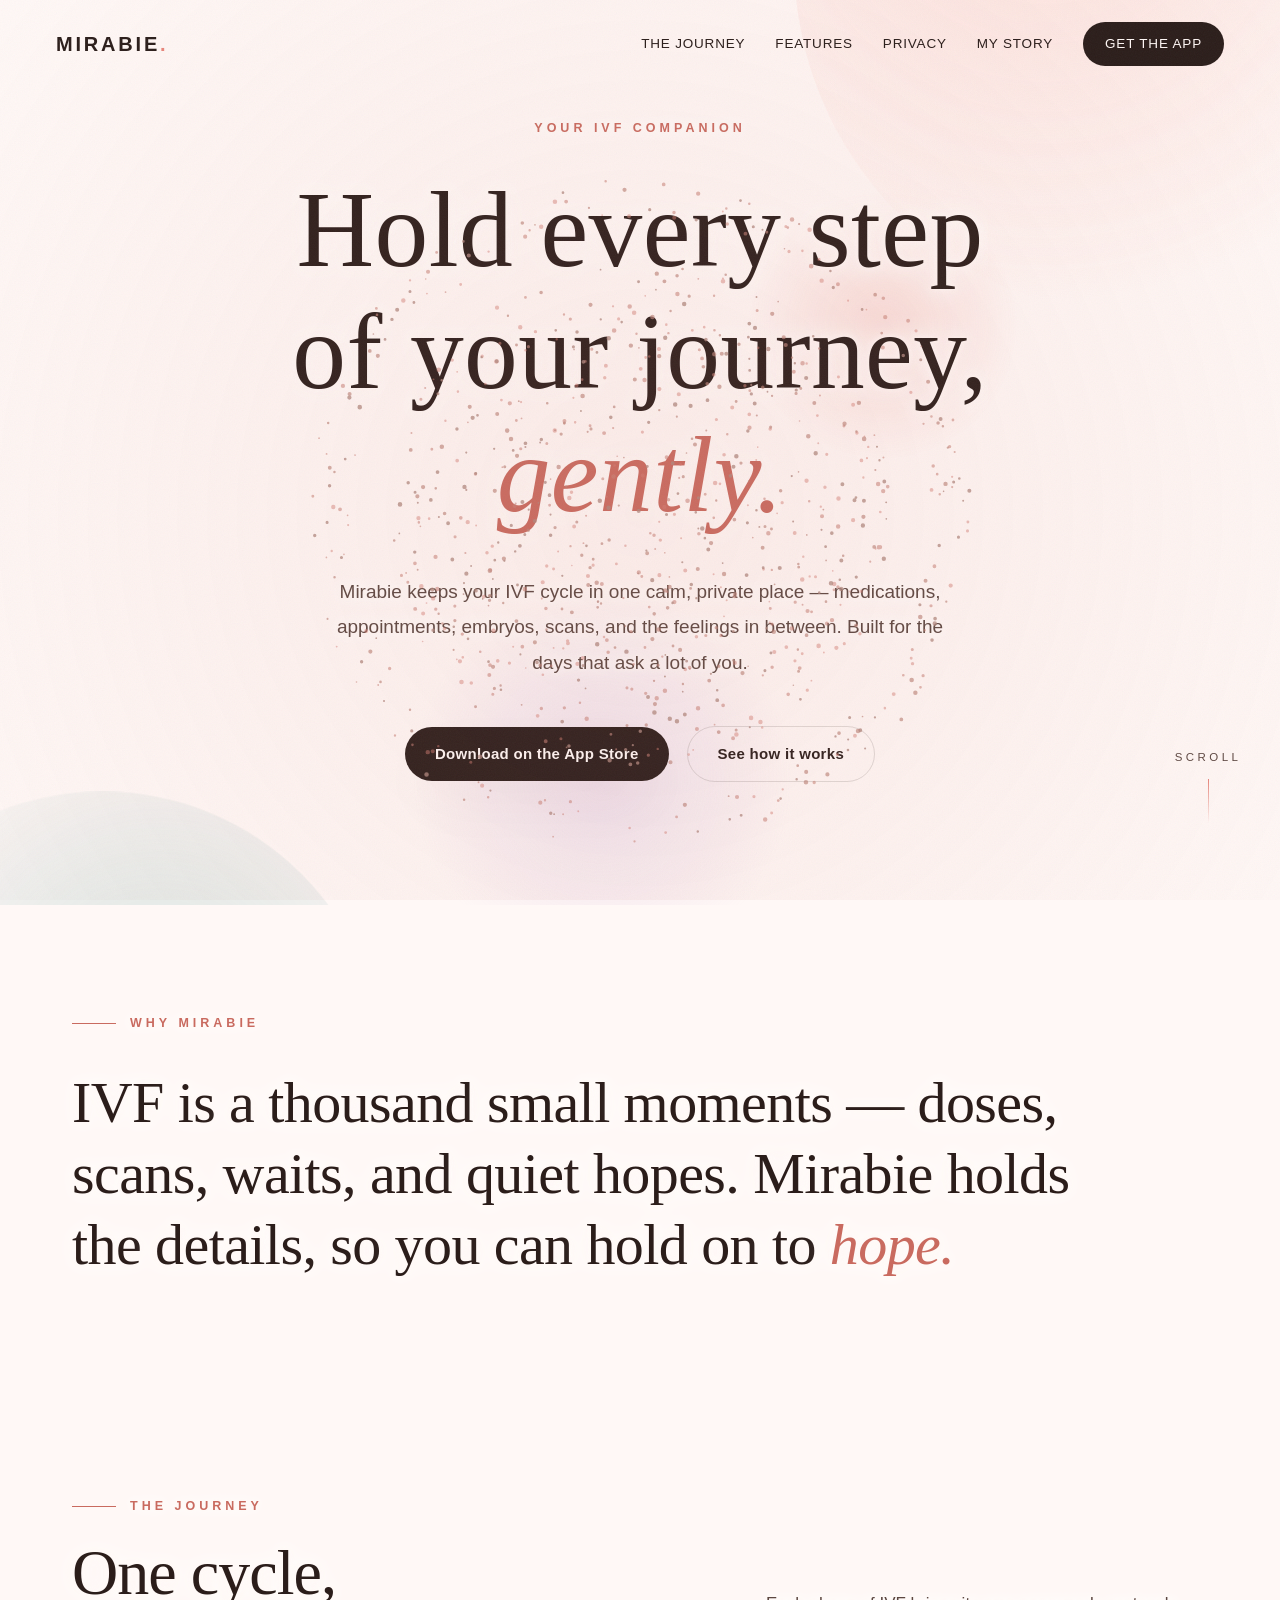
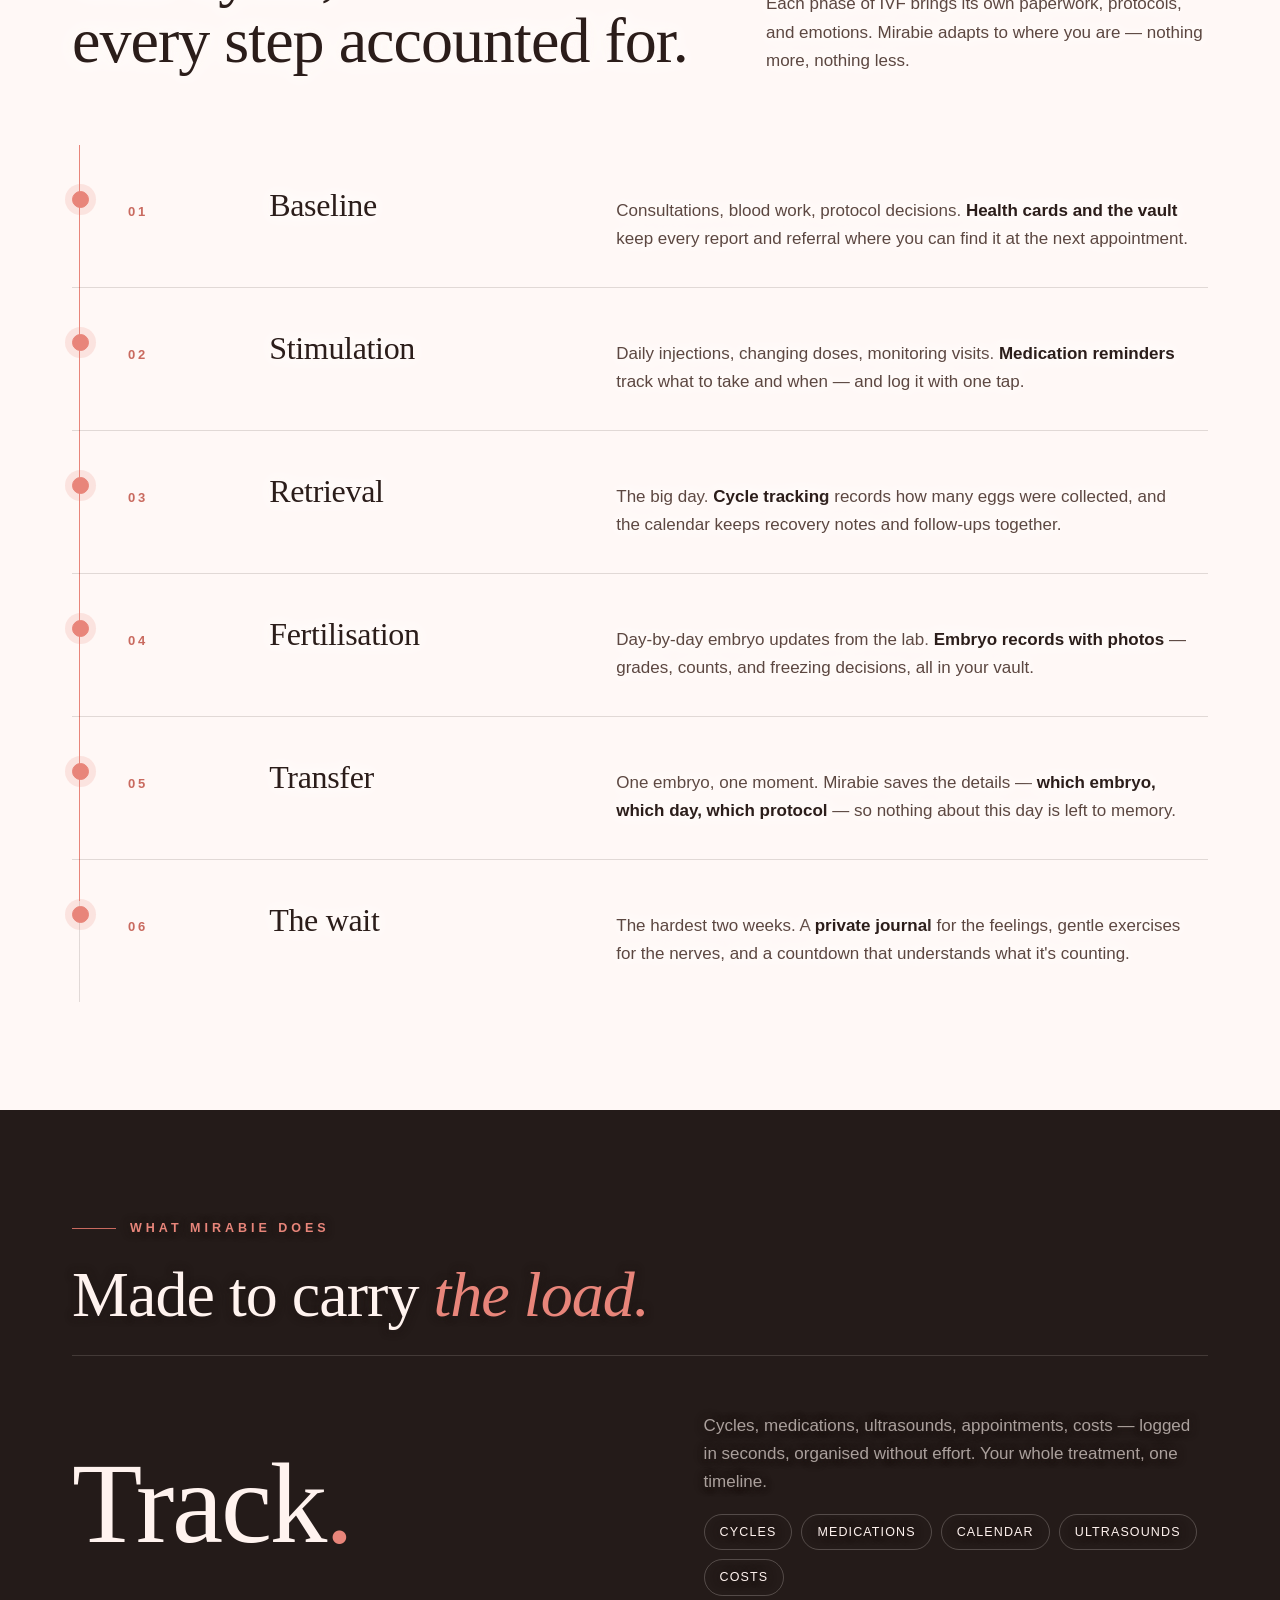
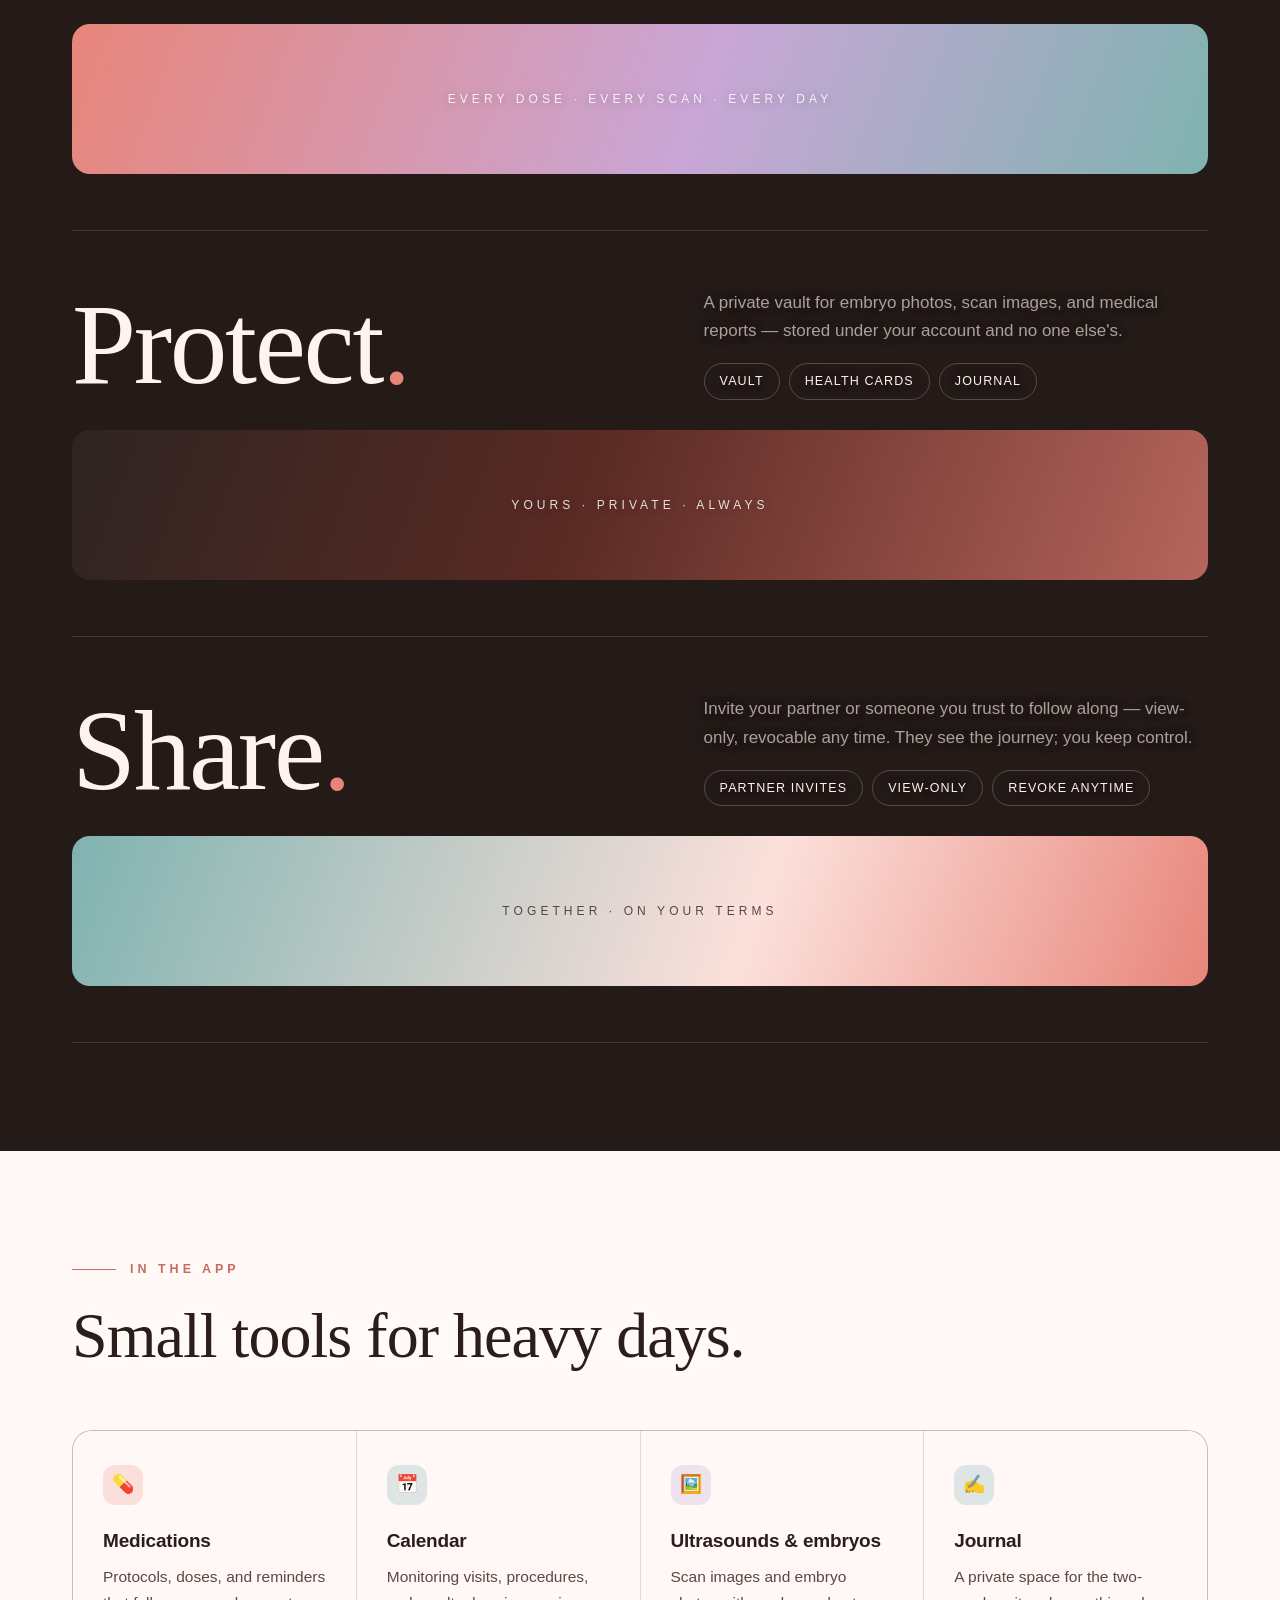
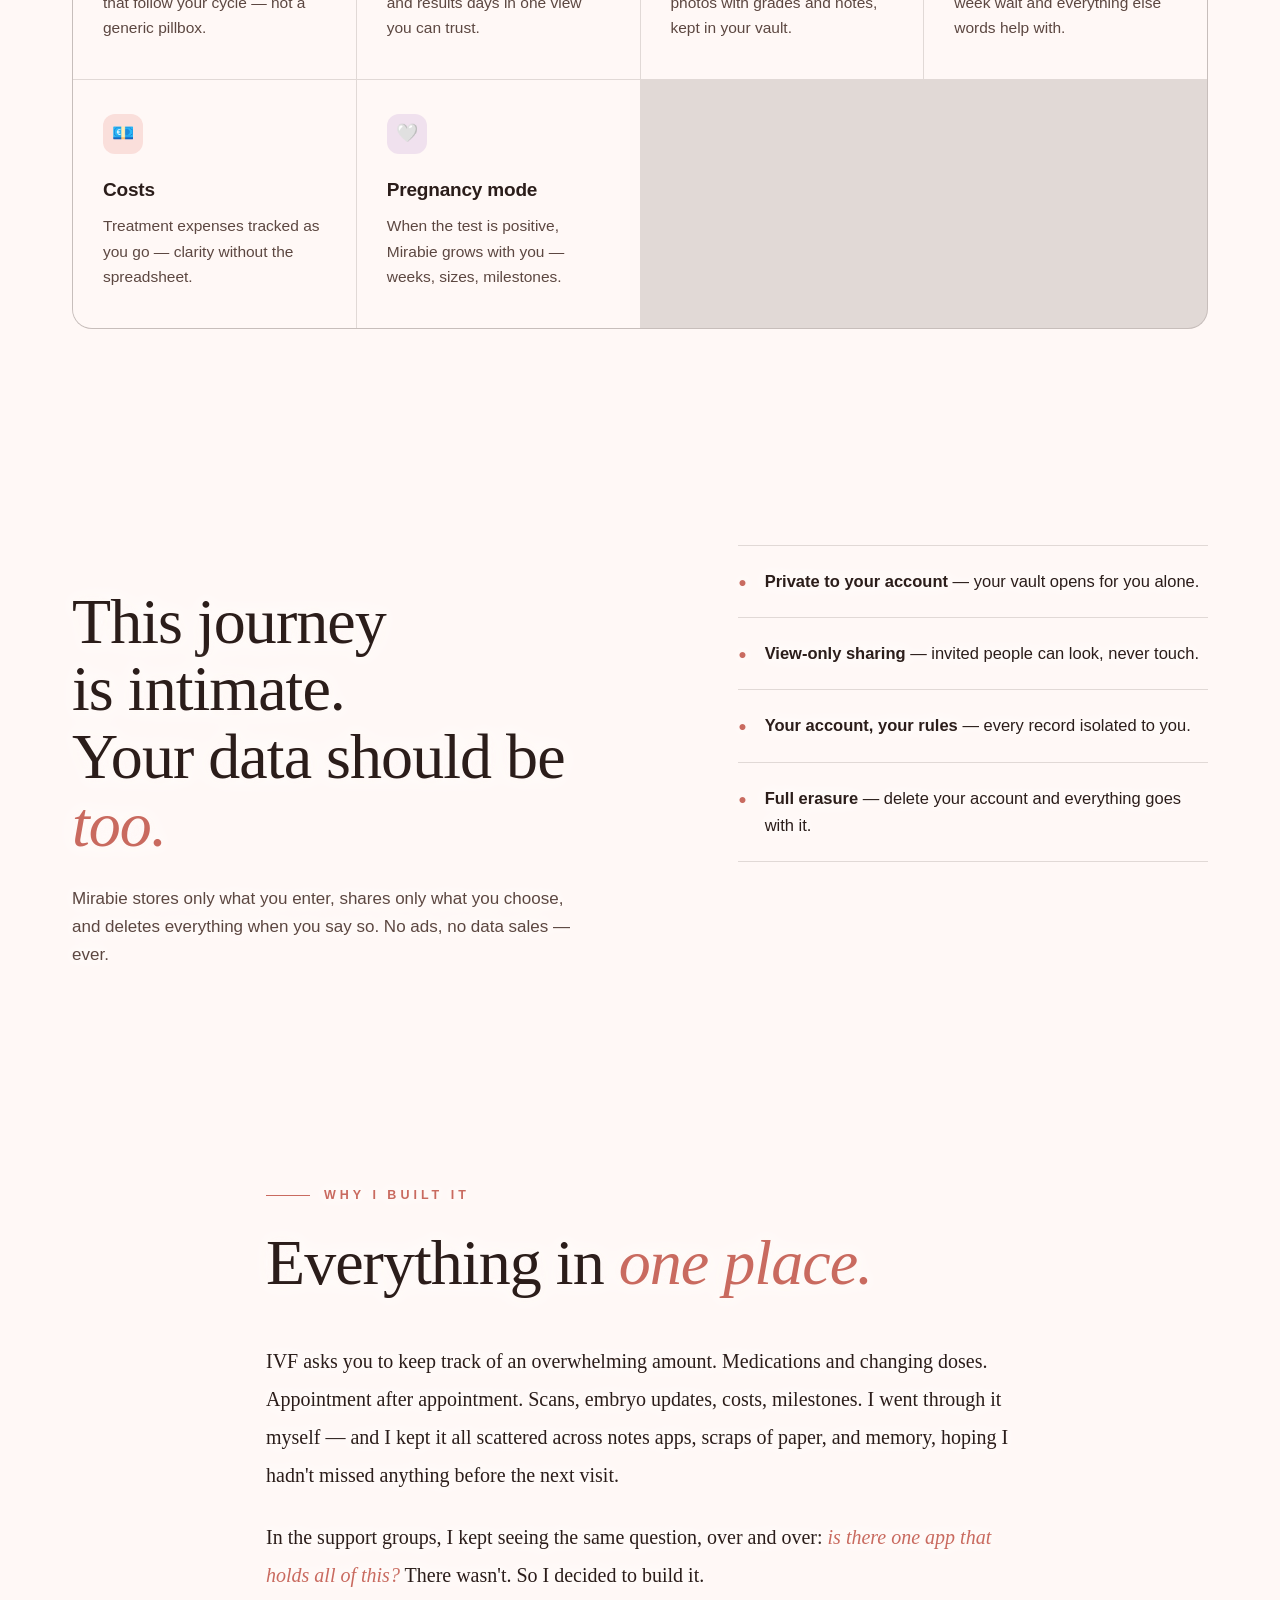
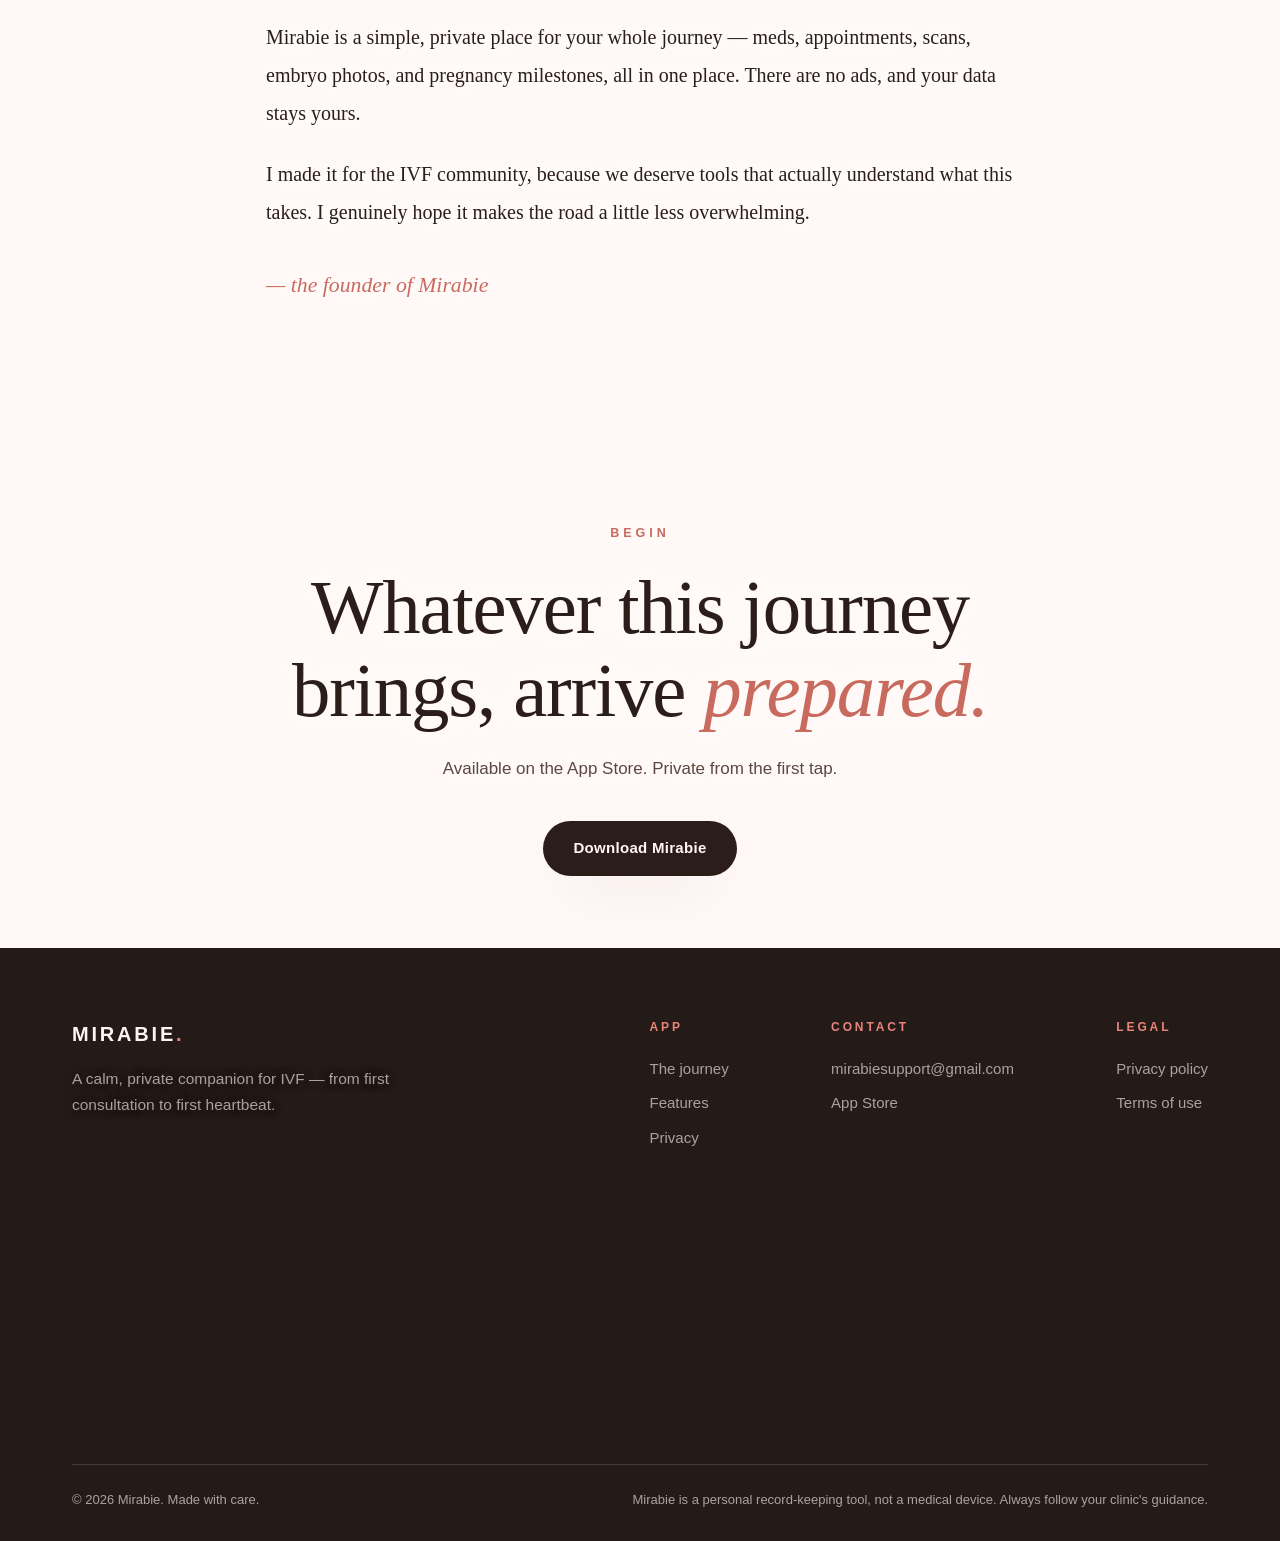
<file: index.html>
<!doctype html>
<html lang="en">
<head>
<meta charset="utf-8">
<meta name="viewport" content="width=device-width, initial-scale=1">
<title>Mirabie — Your IVF journey, gently held</title>
<meta name="description" content="Mirabie keeps your IVF cycle in one calm, private place — medications, appointments, embryos, scans, and the feelings in between. Available on the App Store.">
<link rel="canonical" href="https://www.mirabie.com/">
<meta property="og:title" content="Mirabie — Your IVF journey, gently held">
<meta property="og:description" content="A calm, private companion for IVF — from first consultation to first heartbeat.">
<meta property="og:type" content="website">
<meta property="og:url" content="https://www.mirabie.com/">
<meta name="theme-color" content="#FFF8F6" media="(prefers-color-scheme: light)">
<meta name="theme-color" content="#1A1413" media="(prefers-color-scheme: dark)">
<link rel="icon" href="data:image/svg+xml,%3Csvg xmlns='http://www.w3.org/2000/svg' viewBox='0 0 100 100'%3E%3Ccircle cx='50' cy='50' r='42' fill='%23E8857A'/%3E%3C/svg%3E">
</head>
<body>
<style>
  /* ============ tokens ============ */
  :root{
    --bg:#FFF8F6;
    --bg-deep:#FBEAE6;
    --ink:#2B1D1A;
    --ink-soft:#5C4741;
    --halo:#FFF8F6;
    --coral:#E8857A;
    --coral-deep:#C96A5F;
    --blush:#FCE0DB;
    --teal:#7FB3B0;
    --lavender:#C9A6D6;
    --line:rgba(43,29,26,.14);
    --panel-bg:#241B19;
    --panel-ink:#FFF3EF;
    --panel-soft:rgba(255,243,239,.62);
    --shadow:0 24px 60px -24px rgba(90,42,36,.25);
  }
  @media (prefers-color-scheme: dark){
    :root{
      --bg:#1A1413;
      --bg-deep:#241B19;
      --halo:#1A1413;
      --ink:#FFF3EF;
      --ink-soft:#DCCAC4;
      --coral:#F6A99E;
      --coral-deep:#E8857A;
      --blush:#3A2C29;
      --teal:#A6D4D1;
      --lavender:#DCC2E6;
      --line:rgba(255,243,239,.16);
      --panel-bg:#120D0C;
      --panel-ink:#FFF3EF;
      --panel-soft:rgba(255,243,239,.78);
      --shadow:0 24px 60px -24px rgba(0,0,0,.6);
    }
  }
  :root[data-theme="dark"]{
    --bg:#1A1413; --bg-deep:#241B19; --halo:#1A1413; --ink:#FFF3EF; --ink-soft:#DCCAC4;
    --coral:#F6A99E; --coral-deep:#E8857A; --blush:#3A2C29;
    --teal:#A6D4D1; --lavender:#DCC2E6; --line:rgba(255,243,239,.16);
    --panel-bg:#120D0C; --panel-ink:#FFF3EF; --panel-soft:rgba(255,243,239,.78);
    --shadow:0 24px 60px -24px rgba(0,0,0,.6);
  }
  :root[data-theme="light"]{
    --bg:#FFF8F6; --bg-deep:#FBEAE6; --halo:#FFF8F6; --ink:#2B1D1A; --ink-soft:#5C4741;
    --coral:#E8857A; --coral-deep:#C96A5F; --blush:#FCE0DB;
    --teal:#7FB3B0; --lavender:#C9A6D6; --line:rgba(43,29,26,.14);
    --panel-bg:#241B19; --panel-ink:#FFF3EF; --panel-soft:rgba(255,243,239,.62);
    --shadow:0 24px 60px -24px rgba(90,42,36,.25);
  }

  *{box-sizing:border-box}
  html{scroll-behavior:smooth}
  body{
    margin:0; background:var(--bg); color:var(--ink);
    font-family:-apple-system, BlinkMacSystemFont, "Segoe UI", Roboto, "Helvetica Neue", sans-serif;
    font-size:17px; line-height:1.65;
    -webkit-font-smoothing:antialiased; overflow-x:hidden;
  }
  .serif{font-family:ui-serif, "New York", Georgia, "Times New Roman", serif}
  ::selection{background:var(--coral); color:#fff}

  /* grain overlay */
  body::after{
    content:""; position:fixed; inset:0; z-index:60; pointer-events:none; opacity:.05;
    background-image:url("data:image/svg+xml,%3Csvg xmlns='http://www.w3.org/2000/svg' width='140' height='140'%3E%3Cfilter id='n'%3E%3CfeTurbulence type='fractalNoise' baseFrequency='0.85' numOctaves='2'/%3E%3C/filter%3E%3Crect width='100%25' height='100%25' filter='url(%23n)'/%3E%3C/svg%3E");
  }

  /* ============ cursor ============ */
  #cursor{
    position:fixed; z-index:70; width:12px; height:12px; border-radius:50%;
    background:color-mix(in srgb, var(--coral) 75%, transparent); pointer-events:none; left:0; top:0;
    transform:translate(-50%,-50%); opacity:0;
    transition:width .35s ease, height .35s ease, opacity .3s ease, background .35s ease;
  }
  #cursor.big{width:56px; height:56px; background:color-mix(in srgb, var(--teal) 45%, transparent)}
  @media (pointer:coarse){ #cursor{display:none} }

  /* ============ nav ============ */
  nav{
    position:fixed; top:0; left:0; right:0; z-index:50;
    display:flex; align-items:center; justify-content:space-between;
    padding:22px clamp(20px,5vw,56px);
    transition:background .5s ease, backdrop-filter .5s ease, padding .5s ease;
  }
  nav.scrolled{background:color-mix(in srgb, var(--bg) 92%, transparent); backdrop-filter:blur(8px); padding:14px clamp(20px,5vw,56px); border-bottom:1px solid var(--line)}
  .wordmark{font-size:20px; letter-spacing:.14em; font-weight:600; text-transform:uppercase}
  .wordmark i{font-style:normal; color:var(--coral)}
  nav .links{display:flex; gap:30px; align-items:center}
  nav a{color:var(--ink); text-decoration:none; font-size:13.5px; letter-spacing:.06em; text-transform:uppercase; position:relative}
  nav a:not(.cta)::after{
    content:""; position:absolute; left:0; bottom:-4px; height:1px; width:100%;
    background:var(--coral); transform:scaleX(0); transform-origin:right; transition:transform .45s cubic-bezier(.6,0,.2,1);
  }
  nav a:not(.cta):hover::after{transform:scaleX(1); transform-origin:left}
  a.cta{
    background:var(--ink); color:var(--bg); padding:11px 22px; border-radius:999px;
    transition:background .4s ease, transform .4s ease;
  }
  a.cta:hover{background:var(--coral-deep); transform:translateY(-1px)}
  @media (max-width:720px){ nav .links a:not(.cta){display:none} }

  /* ============ hero ============ */
  .hero{
    min-height:100svh; position:relative; overflow:hidden;
    display:flex; flex-direction:column; justify-content:center; align-items:center;
    text-align:center;
    padding:118px clamp(20px,6vw,72px) 48px; /* top clears the fixed nav on short windows */
  }
  .hero .eyebrow::before{display:none}
  /* soft-edged gradients only — a filter:blur here forces the GPU to re-rasterize
     huge layers every scroll frame and wrecks scroll smoothness */
  .orb{position:absolute; border-radius:50%; will-change:transform; pointer-events:none}
  .orb.o1{width:56vmax; height:56vmax; right:-18vmax; top:-16vmax; background:radial-gradient(circle at 35% 35%, var(--blush) 0%, color-mix(in srgb, var(--blush) 55%, transparent) 34%, transparent 68%); opacity:.95}
  .orb.o2{width:44vmax; height:44vmax; left:-14vmax; bottom:-10vmax; background:radial-gradient(circle at 60% 40%, color-mix(in srgb, var(--teal) 50%, transparent) 0%, color-mix(in srgb, var(--teal) 26%, transparent) 36%, transparent 68%); opacity:.55}
  .orb.o3{width:30vmax; height:30vmax; left:32vw; top:8vh; background:radial-gradient(circle at 50% 50%, color-mix(in srgb, var(--lavender) 52%, transparent) 0%, color-mix(in srgb, var(--lavender) 26%, transparent) 38%, transparent 70%); opacity:.5}
  .orb.o4{width:22vmax; height:22vmax; right:20vw; bottom:6vh; background:radial-gradient(circle at 50% 50%, color-mix(in srgb, var(--coral) 48%, transparent) 0%, color-mix(in srgb, var(--coral) 24%, transparent) 36%, transparent 68%); opacity:.45}

  .hero .eyebrow{position:relative; z-index:2}
  .eyebrow{
    font-size:12.5px; letter-spacing:.32em; text-transform:uppercase; color:var(--coral-deep);
    display:flex; align-items:center; gap:14px; font-weight:600;
  }
  .eyebrow::before{content:""; width:44px; height:1px; background:var(--coral-deep)}

  h1{
    position:relative; z-index:2; margin:30px 0 0; font-weight:300;
    font-size:clamp(46px,8.4vw,118px); line-height:1.14; letter-spacing:.004em; text-wrap:balance;
  }
  h1 .line{display:block; overflow:hidden; padding-bottom:.16em; margin-bottom:-.16em}
  h1 .line > span{display:inline-block; transform:translateY(112%); animation:rise 1.2s cubic-bezier(.2,.65,.2,1) forwards}
  h1 .line:nth-child(2) > span{animation-delay:.14s}
  h1 .line:nth-child(3) > span{animation-delay:.28s}
  h1 em{font-style:italic; color:var(--coral-deep)}
  @keyframes rise{to{transform:translateY(0)}}

  .hero p.lede{
    position:relative; z-index:2; max-width:34em; color:var(--ink-soft);
    font-size:clamp(16px,1.5vw,19px); margin:38px auto 0; line-height:1.85;
    opacity:0; animation:fadeup 1.1s ease .7s forwards;
  }
  .hero .actions{position:relative; z-index:2; display:flex; gap:18px; align-items:center; justify-content:center; margin-top:46px; opacity:0; animation:fadeup 1.1s ease .9s forwards; flex-wrap:wrap}
  @keyframes fadeup{from{opacity:0; transform:translateY(18px)} to{opacity:1; transform:none}}
  .btn{
    display:inline-flex; align-items:center; gap:10px; text-decoration:none;
    padding:15px 30px; border-radius:999px; font-size:15px; letter-spacing:.02em; font-weight:600;
    transition:transform .4s cubic-bezier(.2,.65,.2,1), box-shadow .4s ease, background .4s ease;
  }
  .btn.primary{background:var(--ink); color:var(--bg); box-shadow:var(--shadow)}
  .btn.primary:hover{transform:translateY(-3px); background:var(--coral-deep); color:#fff}
  .btn.ghost{color:var(--ink); border:1px solid var(--line)}
  .btn.ghost:hover{border-color:var(--coral); transform:translateY(-3px)}
  .scroll-hint{
    position:absolute; bottom:34px; left:50%; transform:translateX(-50%); z-index:2;
    font-size:11.5px; letter-spacing:.3em; text-transform:uppercase; color:var(--ink-soft);
    opacity:0; animation:fadeup 1s ease 1.4s forwards;
  }
  .scroll-hint::after{
    content:""; display:block; width:1px; height:44px; margin:12px auto 0;
    background:linear-gradient(var(--coral), transparent); animation:drip 2.2s ease-in-out infinite;
    transform-origin:top;
  }
  @keyframes drip{0%,100%{transform:scaleY(.4); opacity:.5} 50%{transform:scaleY(1); opacity:1}}

  /* ============ shared section chrome ============ */
  section{padding:clamp(90px,12vh,150px) clamp(20px,6vw,72px); position:relative}
  .measure{max-width:1200px; margin:0 auto}
  .reveal{opacity:0; transform:translateY(34px); transition:opacity 1s cubic-bezier(.2,.65,.2,1), transform 1s cubic-bezier(.2,.65,.2,1)}
  .reveal.in{opacity:1; transform:none}

  /* ============ statement ============ */
  .statement{background:transparent}
  .statement h2{
    font-weight:300; font-size:clamp(30px,4.6vw,58px); line-height:1.22; letter-spacing:-.01em;
    max-width:22em; margin:34px 0 0; text-wrap:balance;
  }
  .statement h2 .w{opacity:.12; transition:opacity .7s ease}
  .statement h2 .w.lit{opacity:1}
  .statement h2 em{font-style:italic; color:var(--coral-deep)}

  /* ============ journey ============ */
  .journey{background:transparent}
  .journey-head{display:flex; justify-content:space-between; align-items:flex-end; gap:32px; flex-wrap:wrap; margin-bottom:70px}
  .journey-head h2, .panels-head h2, .privacy h2{
    font-weight:300; font-size:clamp(34px,5vw,64px); line-height:1.06; letter-spacing:-.015em; margin:22px 0 0; text-wrap:balance;
  }
  .journey-head p{max-width:26em; color:var(--ink-soft); margin:0}
  .phases{position:relative; margin-top:10px}
  .phases::before{
    content:""; position:absolute; left:7px; top:0; bottom:0; width:1px;
    background:linear-gradient(var(--coral) var(--prog,0%), var(--line) var(--prog,0%));
    transition:none;
  }
  .phase{
    position:relative; padding:34px 0 34px 56px; border-bottom:1px solid var(--line);
    display:grid; grid-template-columns:minmax(56px,90px) minmax(180px,1fr) 2fr; gap:20px 4vw; align-items:baseline;
  }
  .phase:last-child{border-bottom:none}
  .phase::before{
    content:""; position:absolute; left:0; top:46px; width:15px; height:15px; border-radius:50%;
    background:var(--bg); border:1.5px solid var(--coral); transition:background .5s ease, box-shadow .5s ease;
  }
  .phase.in::before{background:var(--coral); box-shadow:0 0 0 7px color-mix(in srgb, var(--coral) 18%, transparent)}
  .phase .num{font-size:13px; letter-spacing:.22em; color:var(--coral-deep); font-weight:600}
  .phase h3{margin:0; font-weight:400; font-size:clamp(22px,2.6vw,32px); letter-spacing:-.01em}
  .phase p{margin:0; color:var(--ink-soft); max-width:34em}
  .phase p b{color:var(--ink); font-weight:600}
  @media (max-width:840px){ .phase{grid-template-columns:1fr; gap:8px} }

  /* ============ big word panels (Track / Protect / Share) ============ */
  .panels{background:var(--panel-bg); color:var(--panel-ink)}
  .panels .eyebrow{color:var(--coral)}
  .panels-head{margin-bottom:26px}
  .panels-head h2 em{font-style:italic; color:var(--coral)}
  .panel-row{
    display:grid; grid-template-columns:1.1fr 1fr; gap:28px 6vw; align-items:center;
    padding:56px 0; border-top:1px solid rgba(255,243,239,.14); cursor:default;
  }
  .panel-row:last-of-type{border-bottom:1px solid rgba(255,243,239,.14)}
  .panel-word{
    font-weight:300; font-size:clamp(56px,9vw,124px); line-height:1; letter-spacing:-.02em;
    transition:transform .7s cubic-bezier(.2,.65,.2,1), color .7s ease;
  }
  .panel-row:hover .panel-word{transform:translateX(18px); color:var(--coral)}
  .panel-word::after{content:"."; color:var(--coral)}
  .panel-copy p{color:var(--panel-soft); max-width:30em; margin:0 0 18px}
  .panel-copy ul{list-style:none; padding:0; margin:0; display:flex; flex-wrap:wrap; gap:9px}
  .panel-copy li{
    font-size:12.5px; letter-spacing:.09em; text-transform:uppercase;
    border:1px solid rgba(255,243,239,.22); border-radius:999px; padding:7px 15px;
    transition:border-color .5s ease, background .5s ease;
  }
  .panel-row:hover .panel-copy li{border-color:color-mix(in srgb, var(--coral) 55%, transparent)}
  .panel-visual{
    height:150px; border-radius:18px; overflow:hidden; position:relative; grid-column:1 / -1;
    transform:scaleX(.94); opacity:.85; transition:transform 1.1s cubic-bezier(.2,.65,.2,1), opacity 1.1s ease;
  }
  .panel-row.in .panel-visual{transform:none; opacity:1}
  .panel-visual .grad{position:absolute; inset:0}
  .pv-track .grad{background:linear-gradient(110deg, #E8857A, #C9A6D6 55%, #7FB3B0)}
  .pv-protect .grad{background:linear-gradient(110deg, #2E2422, #5A2A24 45%, #E8857A 130%)}
  .pv-share .grad{background:linear-gradient(110deg, #7FB3B0, #FCE0DB 60%, #E8857A)}
  .panel-visual .label{
    position:absolute; inset:0; display:flex; align-items:center; justify-content:center;
    padding:0 28px; box-sizing:border-box; text-align:center; line-height:2;
    font-size:12px; letter-spacing:.34em; text-transform:uppercase; color:rgba(255,255,255,.85);
    text-shadow:0 1px 8px rgba(0,0,0,.25);
  }
  @media (max-width:600px){
    .panel-visual .label{font-size:11px; letter-spacing:.16em; padding:0 20px}
  }
  .pv-share .label{color:rgba(58,35,32,.82); text-shadow:0 1px 6px rgba(255,255,255,.35)}
  @media (max-width:840px){ .panel-row{grid-template-columns:1fr} }

  /* ============ features ============ */
  .features .grid{
    display:grid; grid-template-columns:repeat(auto-fit,minmax(250px,1fr)); gap:1px;
    background:var(--line); border:1px solid var(--line); border-radius:20px; overflow:hidden; margin-top:60px;
  }
  .feature{
    background:var(--bg); padding:34px 30px 38px;
    transition:background .6s ease;
  }
  .feature:hover{background:var(--bg-deep)}
  .feature .glyph{
    width:40px; height:40px; border-radius:12px; display:flex; align-items:center; justify-content:center;
    margin-bottom:20px; font-size:18px;
  }
  .g-coral{background:color-mix(in srgb, var(--coral) 22%, transparent)}
  .g-teal{background:color-mix(in srgb, var(--teal) 26%, transparent)}
  .g-lav{background:color-mix(in srgb, var(--lavender) 28%, transparent)}
  .feature h3{margin:0 0 8px; font-size:19px; font-weight:600; letter-spacing:-.01em}
  .feature p{margin:0; color:var(--ink-soft); font-size:15.5px}

  /* ============ privacy ============ */
  .privacy{background:transparent}
  .privacy .wrap{display:grid; grid-template-columns:1.2fr 1fr; gap:60px 8vw; align-items:start}
  .privacy h2 em{font-style:italic; color:var(--coral-deep)}
  .privacy .lede{color:var(--ink-soft); max-width:30em; margin:26px 0 0}
  .assurance{list-style:none; padding:0; margin:0; display:flex; flex-direction:column}
  .assurance li{
    padding:22px 0; border-bottom:1px solid var(--line);
    display:flex; gap:18px; align-items:baseline; font-size:16.5px;
  }
  .assurance li:first-child{border-top:1px solid var(--line)}
  .assurance b{font-weight:600}
  .assurance .tick{color:var(--coral-deep); font-size:14px}
  @media (max-width:840px){ .privacy .wrap{grid-template-columns:1fr} }

  /* ============ my story ============ */
  .story .story-wrap{max-width:44em; margin:0 auto}
  .story h2{
    font-weight:300; font-size:clamp(34px,5vw,64px); line-height:1.1; letter-spacing:-.015em;
    margin:22px 0 0; text-wrap:balance;
  }
  .story h2 em{font-style:italic; color:var(--coral-deep)}
  .letter{margin-top:44px; display:flex; flex-direction:column; gap:1.4em}
  .letter p{
    margin:0; font-size:clamp(17px,1.6vw,20px); line-height:1.9; color:var(--ink);
  }
  .letter p em{font-style:italic; color:var(--coral-deep)}
  .letter .sign{
    margin-top:10px; font-size:clamp(18px,1.7vw,22px); font-style:italic; color:var(--coral-deep);
  }

  /* ============ closing cta ============ */
  .closing{text-align:center; padding-bottom:clamp(60px,8vh,110px)}
  .closing h2{
    font-weight:300; font-size:clamp(38px,6vw,84px); line-height:1.08; letter-spacing:-.015em;
    margin:24px auto 0; max-width:14em; text-wrap:balance;
  }
  .closing h2 em{font-style:italic; color:var(--coral-deep)}
  .closing .eyebrow{justify-content:center}
  .closing .eyebrow::before{display:none}
  .closing p{color:var(--ink-soft); margin:22px auto 0; max-width:32em}
  .closing .actions{display:flex; gap:16px; justify-content:center; margin-top:38px; flex-wrap:wrap}

  /* ============ footer ============ */
  footer{background:var(--panel-bg); color:var(--panel-ink); padding:70px clamp(20px,6vw,72px) 30px; overflow:hidden}
  .foot-top{display:flex; justify-content:space-between; gap:40px; flex-wrap:wrap; padding-bottom:60px}
  .foot-top .tag{max-width:24em; color:var(--panel-soft); font-size:15.5px}
  .foot-cols{display:flex; gap:clamp(40px,8vw,110px); flex-wrap:wrap}
  .foot-cols h4{margin:0 0 14px; font-size:12px; letter-spacing:.24em; text-transform:uppercase; color:var(--coral)}
  .foot-cols a{display:block; color:var(--panel-soft); text-decoration:none; font-size:15px; padding:5px 0; transition:color .4s ease, transform .4s ease}
  .foot-cols a:hover{color:var(--panel-ink); transform:translateX(4px)}
  .giant{
    font-weight:300; font-size:clamp(64px,15.5vw,230px); line-height:.95; letter-spacing:-.02em;
    text-align:center; user-select:none; margin:20px 0 40px; display:block;
  }
  .giant span{display:inline-block; opacity:0; transform:translateY(40%); transition:opacity .9s cubic-bezier(.2,.65,.2,1), transform .9s cubic-bezier(.2,.65,.2,1)}
  .giant.in span{opacity:1; transform:none}
  .giant span:hover{color:var(--coral)}
  .foot-legal{
    display:flex; justify-content:space-between; gap:20px; flex-wrap:wrap;
    border-top:1px solid rgba(255,243,239,.14); padding-top:24px;
    font-size:13px; color:var(--panel-soft);
  }

  /* ============ life morph: fixed ambient background, whole-page scrub ============ */
  /* stacking: section backgrounds (1) < particles (2) < content (3) — figure stays
     visible over the dark sections instead of vanishing behind them */
  #lifeCanvas{
    position:fixed; inset:0; width:100%; height:100%;
    z-index:2; pointer-events:none;
  }
  .hero, section, footer{position:relative; z-index:1}
  .hero > *:not(.orb), section > *, footer > *{position:relative; z-index:3}
  /* halo: text knocks a soft ground-coloured hole through the particle field.
     Dark sections get a tighter stack — wide dark shadows smear over bright particles */
  h1, h2, h3, p, li, .eyebrow{text-shadow:var(--halo-shadow)}
  :root, :root[data-theme="light"], :root[data-theme="dark"]{
    --halo-shadow:0 0 4px var(--halo), 0 0 10px var(--halo), 0 0 18px var(--halo), 0 0 32px var(--halo);
  }
  /* dark ground needs a denser halo — bright particles otherwise sit on the letterforms */
  @media (prefers-color-scheme: dark){
    :root{--halo-shadow:0 0 2px var(--halo), 0 0 5px var(--halo), 0 0 9px var(--halo), 0 0 14px var(--halo), 0 0 22px var(--halo), 0 0 34px var(--halo), 0 0 48px var(--halo)}
  }
  :root[data-theme="dark"]{--halo-shadow:0 0 2px var(--halo), 0 0 5px var(--halo), 0 0 9px var(--halo), 0 0 14px var(--halo), 0 0 22px var(--halo), 0 0 34px var(--halo), 0 0 48px var(--halo)}
  :root[data-theme="light"]{--halo-shadow:0 0 4px var(--halo), 0 0 10px var(--halo), 0 0 18px var(--halo), 0 0 32px var(--halo)}
  .panels, footer{
    --halo:var(--panel-bg);
    --halo-shadow:0 1px 3px var(--halo), 0 0 6px var(--halo), 0 0 10px var(--halo);
  }

  /* ============ store toast ============ */
  #toast{
    position:fixed; left:50%; bottom:30px; transform:translate(-50%,16px);
    z-index:80; background:var(--panel-bg); color:var(--panel-ink);
    padding:15px 24px; border-radius:16px; font-size:14.5px; line-height:1.55;
    max-width:min(92vw,430px); text-align:center;
    box-shadow:0 14px 44px rgba(0,0,0,.4);
    opacity:0; pointer-events:none; transition:opacity .45s ease, transform .45s ease;
  }
  #toast.show{opacity:1; transform:translate(-50%,0); pointer-events:auto}
  #toast a{color:var(--coral); text-decoration:none; font-weight:600}

  @media (prefers-reduced-motion: reduce){
    *, *::before, *::after{animation:none !important; transition:none !important}
    html{scroll-behavior:auto}
    h1 .line > span{transform:none}
    .hero p.lede, .hero .actions, .scroll-hint{opacity:1}
    .reveal, .panel-visual, .giant span{opacity:1; transform:none}
    .statement h2 .w{opacity:1}
    #cursor{display:none}
  }
</style>

<div id="cursor"></div>

<nav id="nav">
  <div class="wordmark">Mirabie<i>.</i></div>
  <div class="links">
    <a href="#journey">The journey</a>
    <a href="#features">Features</a>
    <a href="#privacy">Privacy</a>
    <a href="#story">My story</a>
    <a class="cta" href="#download" data-store>Get the app</a>
  </div>
</nav>

<header class="hero">
  <div class="orb o1" data-speed="-0.06"></div>
  <div class="orb o2" data-speed="0.10"></div>
  <div class="orb o3" data-speed="0.16"></div>
  <div class="orb o4" data-speed="-0.12"></div>

  <div class="eyebrow">Your IVF companion</div>
  <h1 class="serif">
    <span class="line"><span>Hold every step</span></span>
    <span class="line"><span>of your journey,</span></span>
    <span class="line"><span><em>gently.</em></span></span>
  </h1>
  <p class="lede">Mirabie keeps your IVF cycle in one calm, private place — medications, appointments, embryos, scans, and the feelings in between. Built for the days that ask a lot of you.</p>
  <div class="actions">
    <a class="btn primary" href="#download" data-store>Download on the App Store</a>
    <a class="btn ghost" href="#journey">See how it works</a>
  </div>
  <div class="scroll-hint">Scroll</div>
</header>

<section class="statement">
  <div class="measure">
    <div class="eyebrow reveal">Why Mirabie</div>
    <h2 class="serif" id="statement-text">IVF is a thousand small moments — doses, scans, waits, and quiet hopes. Mirabie holds the details, so you can hold on to <em>hope.</em></h2>
  </div>
</section>

<canvas id="lifeCanvas" aria-hidden="true"></canvas>

<section class="journey" id="journey">
  <div class="measure">
    <div class="journey-head">
      <div>
        <div class="eyebrow reveal">The journey</div>
        <h2 class="serif reveal">One cycle,<br>every step accounted for.</h2>
      </div>
      <p class="reveal">Each phase of IVF brings its own paperwork, protocols, and emotions. Mirabie adapts to where you are — nothing more, nothing less.</p>
    </div>

    <div class="phases" id="phases">
      <div class="phase reveal">
        <div class="num">01</div>
        <h3 class="serif">Baseline</h3>
        <p>Consultations, blood work, protocol decisions. <b>Health cards and the vault</b> keep every report and referral where you can find it at the next appointment.</p>
      </div>
      <div class="phase reveal">
        <div class="num">02</div>
        <h3 class="serif">Stimulation</h3>
        <p>Daily injections, changing doses, monitoring visits. <b>Medication reminders</b> track what to take and when — and log it with one tap.</p>
      </div>
      <div class="phase reveal">
        <div class="num">03</div>
        <h3 class="serif">Retrieval</h3>
        <p>The big day. <b>Cycle tracking</b> records how many eggs were collected, and the calendar keeps recovery notes and follow-ups together.</p>
      </div>
      <div class="phase reveal">
        <div class="num">04</div>
        <h3 class="serif">Fertilisation</h3>
        <p>Day-by-day embryo updates from the lab. <b>Embryo records with photos</b> — grades, counts, and freezing decisions, all in your vault.</p>
      </div>
      <div class="phase reveal">
        <div class="num">05</div>
        <h3 class="serif">Transfer</h3>
        <p>One embryo, one moment. Mirabie saves the details — <b>which embryo, which day, which protocol</b> — so nothing about this day is left to memory.</p>
      </div>
      <div class="phase reveal">
        <div class="num">06</div>
        <h3 class="serif">The wait</h3>
        <p>The hardest two weeks. A <b>private journal</b> for the feelings, gentle exercises for the nerves, and a countdown that understands what it's counting.</p>
      </div>
    </div>
  </div>
</section>

<section class="panels">
  <div class="measure">
    <div class="panels-head">
      <div class="eyebrow reveal">What Mirabie does</div>
      <h2 class="serif reveal">Made to carry <em>the load.</em></h2>
    </div>

    <div class="panel-row reveal">
      <div class="panel-word serif">Track</div>
      <div class="panel-copy">
        <p>Cycles, medications, ultrasounds, appointments, costs — logged in seconds, organised without effort. Your whole treatment, one timeline.</p>
        <ul><li>Cycles</li><li>Medications</li><li>Calendar</li><li>Ultrasounds</li><li>Costs</li></ul>
      </div>
      <div class="panel-visual pv-track"><div class="grad"></div><div class="label">Every dose · every scan · every day</div></div>
    </div>

    <div class="panel-row reveal">
      <div class="panel-word serif">Protect</div>
      <div class="panel-copy">
        <p>A private vault for embryo photos, scan images, and medical reports — stored under your account and no one else's.</p>
        <ul><li>Vault</li><li>Health cards</li><li>Journal</li></ul>
      </div>
      <div class="panel-visual pv-protect"><div class="grad"></div><div class="label">Yours · private · always</div></div>
    </div>

    <div class="panel-row reveal">
      <div class="panel-word serif">Share</div>
      <div class="panel-copy">
        <p>Invite your partner or someone you trust to follow along — view-only, revocable any time. They see the journey; you keep control.</p>
        <ul><li>Partner invites</li><li>View-only</li><li>Revoke anytime</li></ul>
      </div>
      <div class="panel-visual pv-share"><div class="grad"></div><div class="label">Together · on your terms</div></div>
    </div>
  </div>
</section>

<section class="features" id="features">
  <div class="measure">
    <div class="eyebrow reveal">In the app</div>
    <h2 class="serif reveal" style="font-weight:300; font-size:clamp(34px,5vw,64px); line-height:1.06; letter-spacing:-.015em; margin:22px 0 0">Small tools for heavy days.</h2>
    <div class="grid reveal">
      <div class="feature"><div class="glyph g-coral">💊</div><h3>Medications</h3><p>Protocols, doses, and reminders that follow your cycle — not a generic pillbox.</p></div>
      <div class="feature"><div class="glyph g-teal">📅</div><h3>Calendar</h3><p>Monitoring visits, procedures, and results days in one view you can trust.</p></div>
      <div class="feature"><div class="glyph g-lav">🖼️</div><h3>Ultrasounds &amp; embryos</h3><p>Scan images and embryo photos with grades and notes, kept in your vault.</p></div>
      <div class="feature"><div class="glyph g-teal">✍️</div><h3>Journal</h3><p>A private space for the two-week wait and everything else words help with.</p></div>
      <div class="feature"><div class="glyph g-coral">💶</div><h3>Costs</h3><p>Treatment expenses tracked as you go — clarity without the spreadsheet.</p></div>
      <div class="feature"><div class="glyph g-lav">🤍</div><h3>Pregnancy mode</h3><p>When the test is positive, Mirabie grows with you — weeks, sizes, milestones.</p></div>
    </div>
  </div>
</section>

<section class="privacy" id="privacy">
  <div class="measure wrap">
    <div>
      <div class="eyebrow reveal">Privacy</div>
      <h2 class="serif reveal">This journey is intimate.<br>Your data should be <em>too.</em></h2>
      <p class="lede reveal">Mirabie stores only what you enter, shares only what you choose, and deletes everything when you say so. No ads, no data sales — ever.</p>
    </div>
    <ul class="assurance reveal">
      <li><span class="tick">●</span><span><b>Private to your account</b> — your vault opens for you alone.</span></li>
      <li><span class="tick">●</span><span><b>View-only sharing</b> — invited people can look, never touch.</span></li>
      <li><span class="tick">●</span><span><b>Your account, your rules</b> — every record isolated to you.</span></li>
      <li><span class="tick">●</span><span><b>Full erasure</b> — delete your account and everything goes with it.</span></li>
    </ul>
  </div>
</section>

<section class="story" id="story">
  <div class="story-wrap">
    <div class="eyebrow reveal">Why I built it</div>
    <h2 class="serif reveal">Everything in <em>one place.</em></h2>
    <div class="letter">
      <p class="reveal serif">IVF asks you to keep track of an overwhelming amount. Medications and changing doses. Appointment after appointment. Scans, embryo updates, costs, milestones. I went through it myself — and I kept it all scattered across notes apps, scraps of paper, and memory, hoping I hadn't missed anything before the next visit.</p>
      <p class="reveal serif">In the support groups, I kept seeing the same question, over and over: <em>is there one app that holds all of this?</em> There wasn't. So I decided to build it.</p>
      <p class="reveal serif">Mirabie is a simple, private place for your whole journey — meds, appointments, scans, embryo photos, and pregnancy milestones, all in one place. There are no ads, and your data stays yours.</p>
      <p class="reveal serif">I made it for the IVF community, because we deserve tools that actually understand what this takes. I genuinely hope it makes the road a little less overwhelming.</p>
      <p class="reveal serif sign">— the founder of Mirabie</p>
    </div>
  </div>
</section>

<section class="closing" id="download">
  <div class="eyebrow reveal">Begin</div>
  <h2 class="serif reveal">Whatever this journey brings, arrive <em>prepared.</em></h2>
  <p class="reveal">Available on the App Store. Private from the first tap.</p>
  <div class="actions reveal">
    <a class="btn primary" href="#download" data-store>Download Mirabie</a>
  </div>
</section>

<footer>
  <div class="foot-top">
    <div>
      <div class="wordmark">Mirabie<i>.</i></div>
      <p class="tag">A calm, private companion for IVF — from first consultation to first heartbeat.</p>
    </div>
    <div class="foot-cols">
      <div>
        <h4>App</h4>
        <a href="#journey">The journey</a>
        <a href="#features">Features</a>
        <a href="#privacy">Privacy</a>
      </div>
      <div>
        <h4>Contact</h4>
        <a href="mailto:mirabiesupport@gmail.com">mirabiesupport@gmail.com</a>
        <a href="#download">App Store</a>
      </div>
      <div>
        <h4>Legal</h4>
        <a href="privacy.html">Privacy policy</a>
        <a href="terms.html">Terms of use</a>
      </div>
    </div>
  </div>

  <span class="giant serif" id="giant" aria-hidden="true"><span>M</span><span>I</span><span>R</span><span>A</span><span>B</span><span>I</span><span>E</span></span>

  <div class="foot-legal">
    <span>© 2026 Mirabie. Made with care.</span>
    <span>Mirabie is a personal record-keeping tool, not a medical device. Always follow your clinic's guidance.</span>
  </div>
</footer>

<div id="toast" role="status"></div>

<script>
(function(){
  var reduced = matchMedia('(prefers-reduced-motion: reduce)').matches;

  /* app store buttons — set STORE_URL once the app is approved and they link straight out */
  var STORE_URL = 'https://apps.apple.com/app/id6787588567'; // LIVE 2026-07-21
  var toast = document.getElementById('toast');
  var toastTimer = null;
  document.querySelectorAll('[data-store]').forEach(function(a){
    a.addEventListener('click', function(ev){
      if(STORE_URL){ ev.preventDefault(); window.open(STORE_URL, '_blank', 'noopener'); return; }
      ev.preventDefault();
      toast.innerHTML = 'Mirabie is in its final App Store review — almost here. <a href="mailto:mirabiesupport@gmail.com?subject=Tell%20me%20when%20Mirabie%20is%20live">Email us</a> and we’ll tell you the moment it’s live.';
      toast.classList.add('show');
      clearTimeout(toastTimer);
      toastTimer = setTimeout(function(){ toast.classList.remove('show'); }, 6000);
    });
  });

  /* nav */
  var nav = document.getElementById('nav');
  addEventListener('scroll', function(){ nav.classList.toggle('scrolled', scrollY > 40); }, {passive:true});

  /* reveals */
  var io = new IntersectionObserver(function(entries){
    entries.forEach(function(e){ if(e.isIntersecting){ e.target.classList.add('in'); io.unobserve(e.target); } });
  }, {threshold:.18, rootMargin:'0px 0px -6% 0px'});
  document.querySelectorAll('.reveal, .phase, .panel-row').forEach(function(el){ io.observe(el); });

  /* footer wordmark: letters rise in at page end, sink away when you leave */
  var giant = document.getElementById('giant');
  var gspans = Array.prototype.slice.call(giant.querySelectorAll('span'));
  var gio = new IntersectionObserver(function(es){
    es.forEach(function(e){
      if(e.isIntersecting){
        gspans.forEach(function(s,i){ s.style.transitionDelay = (i*70)+'ms'; });
        giant.classList.add('in');
      } else {
        gspans.forEach(function(s,i){ s.style.transitionDelay = ((gspans.length-1-i)*35)+'ms'; });
        giant.classList.remove('in');
      }
    });
  }, {threshold:.35});
  gio.observe(giant);

  /* statement: word-by-word light-up on scroll */
  var st = document.getElementById('statement-text');
  var parts = [];
  (function split(node){
    Array.prototype.slice.call(node.childNodes).forEach(function(ch){
      if(ch.nodeType === 3){
        var frag = document.createDocumentFragment();
        ch.textContent.split(/(\s+)/).forEach(function(tok){
          if(/^\s+$/.test(tok) || tok===''){ frag.appendChild(document.createTextNode(tok)); }
          else{ var s=document.createElement('span'); s.className='w'; s.textContent=tok; parts.push(s); frag.appendChild(s); }
        });
        node.replaceChild(frag, ch);
      } else if(ch.nodeType === 1){ split(ch); }
    });
  })(st);
  var lastLit = -1;
  function litUpdate(){
    var r = st.getBoundingClientRect();
    if(r.bottom < -40 || r.top > innerHeight + 40) return;
    var p = Math.min(1, Math.max(0, (innerHeight*0.82 - r.top) / (r.height + innerHeight*0.28)));
    var n = Math.floor(p * parts.length);
    if(n === lastLit) return;
    var a = Math.min(n, lastLit < 0 ? 0 : lastLit), b = Math.max(n, lastLit < 0 ? parts.length : lastLit);
    for(var i=a; i<b; i++) parts[i].classList.toggle('lit', i < n);
    lastLit = n;
  }
  if(reduced){ parts.forEach(function(s){ s.classList.add('lit'); }); }

  /* journey progress line */
  var phases = document.getElementById('phases');
  var lastProg = -1;
  function lineUpdate(){
    var r = phases.getBoundingClientRect();
    if(r.bottom < 0 || r.top > innerHeight) return;
    var p = Math.min(1, Math.max(0, (innerHeight*0.78 - r.top) / r.height));
    var q = Math.round(p*400)/4; // 0.25% steps
    if(q === lastProg) return;
    lastProg = q;
    phases.style.setProperty('--prog', q+'%');
  }

  /* ===== life morph: whole-page ambient background scrub ===== */
  var canvas = document.getElementById('lifeCanvas');
  var ctx = canvas.getContext('2d');
  var N = 900, TWO = Math.PI*2;

  function rnd(){ return Math.random(); }
  function diskPt(cx,cy,r){ var a=rnd()*TWO, rr=r*Math.sqrt(rnd()); return [cx+rr*Math.cos(a), cy+rr*Math.sin(a)]; }
  function ringPt(cx,cy,r0,r1){ var a=rnd()*TWO, rr=Math.sqrt(r0*r0+(r1*r1-r0*r0)*rnd()); return [cx+rr*Math.cos(a), cy+rr*Math.sin(a)]; }
  function arcPt(cx,cy,R,a0,a1,w0,w1){ // curved capsule: body/tail shapes
    var t=rnd(), a=a0+(a1-a0)*t, w=w0+(w1-w0)*t;
    var px=cx+R*Math.cos(a), py=cy+R*Math.sin(a), o=diskPt(0,0,w);
    return [px+o[0], py+o[1]];
  }
  function weighted(parts){ // parts: [weight, samplerFn]
    var total=0; parts.forEach(function(p){ total+=p[0]; });
    return function(){
      var x=rnd()*total;
      for(var i=0;i<parts.length;i++){ x-=parts[i][0]; if(x<=0) return parts[i][1](); }
      return parts[parts.length-1][1]();
    };
  }
  function cellsAt(centers, r, ring){ // cleavage-stage cell clusters inside zona
    var parts = centers.map(function(c){ return [1, function(){ return diskPt(c[0],c[1],r); }]; });
    if(ring) parts.push([centers.length*0.35, function(){ return ringPt(0,0,0.58,0.64); }]);
    return weighted(parts);
  }

  var stageDefs = [
    // 0 egg: full disk + faint corona
    weighted([[3.2,function(){return diskPt(0,0,0.5);}],[1,function(){return ringPt(0,0,0.58,0.66);}]]),
    // 1 fertilised: disk + two pronuclei + zona
    weighted([[2.2,function(){return diskPt(0,0,0.5);}],[0.8,function(){return diskPt(-0.13,0,0.13);}],[0.8,function(){return diskPt(0.13,0,0.13);}],[0.9,function(){return ringPt(0,0,0.58,0.64);}]]),
    // 2 cleavage (four cells)
    cellsAt([[-0.24,-0.24],[0.24,-0.24],[-0.24,0.24],[0.24,0.24]],0.25,true),
    // 3 blastocyst: shell + inner cell mass
    weighted([[2,function(){return ringPt(0,0,0.44,0.60);}],[1.2,function(){return diskPt(0.22,-0.18,0.19);}]]),
    // 4 embryo (~wk8): comma — head + curled tail
    weighted([[1.6,function(){return diskPt(0.10,-0.20,0.23);}],[1.7,function(){return arcPt(-0.04,0.04,0.22,-0.6,2.4,0.17,0.05);}]]),
    // 5 fetus (~wk20): bigger head, curled body + legs
    weighted([[1.7,function(){return diskPt(0.14,-0.27,0.26);}],[2,function(){return arcPt(-0.05,0.06,0.27,-0.9,2.0,0.20,0.11);}],[0.8,function(){return arcPt(0.03,0.18,0.21,2.0,4.1,0.10,0.05);}]]),
    // 6 baby: full curled newborn
    weighted([[1.8,function(){return diskPt(0.18,-0.32,0.25);}],[2.4,function(){return arcPt(-0.04,0.05,0.30,-1.0,1.9,0.23,0.13);}],[1.0,function(){return arcPt(0.06,0.20,0.24,1.9,4.2,0.12,0.05);}],[0.5,function(){return diskPt(0.10,-0.02,0.10);}]])
  ];
  // palettes: light tints for dark ground, deeper tones for light ground
  var palDark  = [[246,169,158],[246,169,158],[201,166,214],[166,212,209],[246,169,158],[248,186,178],[252,224,219]];
  var palLight = [[201,106,95],[201,106,95],[154,111,175],[90,146,142],[201,106,95],[190,98,110],[176,94,84]];
  function isDark(){
    var t = document.documentElement.dataset.theme;
    if(t) return t === 'dark';
    return matchMedia('(prefers-color-scheme: dark)').matches;
  }
  var darkGround = isDark();
  matchMedia('(prefers-color-scheme: dark)').addEventListener('change', function(){ darkGround = isDark(); });
  new MutationObserver(function(){ darkGround = isDark(); })
    .observe(document.documentElement, {attributes:true, attributeFilter:['data-theme']});

  // sample every stage, sort by angle+radius for coherent morph paths
  function angKey(p){ return Math.atan2(p[1],p[0])*10 + Math.sqrt(p[0]*p[0]+p[1]*p[1]); }
  var stages = stageDefs.map(function(fn){
    var pts=[]; for(var i=0;i<N;i++) pts.push(fn());
    pts.sort(function(a,b){ return angKey(a)-angKey(b); });
    return pts;
  });
  // 4 color buckets so each frame needs 4 fills, not N fillStyle changes
  var jit=[], size=[], buckets=[[],[],[],[]], bucketMix=[0.04,0.13,0.22,0.32];
  for(var i=0;i<N;i++){ jit.push(rnd()*TWO); size.push(0.8+rnd()*1.5); buckets[(Math.random()*4)|0].push(i); }

  var dpr = Math.min(devicePixelRatio||1, 1.5);
  function sizeCanvas(){
    var w=canvas.clientWidth, h=canvas.clientHeight;
    canvas.width=w*dpr; canvas.height=h*dpr;
  }
  sizeCanvas(); addEventListener('resize', sizeCanvas);

  function smooth(t){ return t*t*(3-2*t); }
  var S = stages.length;

  // figure passes over dark sections now (canvas sits above section backgrounds),
  // so blend the palette toward light tints while a dark ground is underneath
  var panelsEl = document.querySelector('.panels');
  var footEl = document.querySelector('footer');
  var dCur = darkGround ? 1 : 0;

  function drawMorph(time){
    var doc = document.documentElement;
    var span = doc.scrollHeight - innerHeight;
    var p = (span > 0 ? Math.min(1, Math.max(0, scrollY/span)) : 0) * (S-1);
    var i0 = Math.min(S-2, Math.floor(p)), f = smooth(Math.min(1, p-i0));
    var A = stages[i0], B = stages[i0+1];

    var w=canvas.width, h=canvas.height;
    ctx.clearRect(0,0,w,h);
    // sit a touch lower during the egg stage so the hero eyebrow stays clear of the corona
    var cx = w*0.5, cy = h*(0.5 + 0.07*Math.max(0, 1-p));
    var scale = Math.min(w*0.805, h*0.70); // 1.75× the earlier footprint
    scale *= 0.80 + 0.25*(p/(S-1));
    // heartbeat starts at the embryo stage and never stops — eases in, then stays
    if(!reduced && p>3.4){ scale *= 1 + 0.018*Math.sin(time*0.0085)*Math.min(1,(p-3.4)/0.6); }

    var overDark = 1;
    if(!darkGround){
      overDark = 0;
      var cyV = innerHeight*0.5;
      var rp = panelsEl.getBoundingClientRect();
      var rf = footEl.getBoundingClientRect();
      if((cyV > rp.top && cyV < rp.bottom) || (cyV > rf.top && cyV < rf.bottom)) overDark = 1;
    }
    dCur += (overDark - dCur) * (reduced ? 1 : 0.07);

    var l0=palLight[i0], l1=palLight[i0+1], d0=palDark[i0], d1=palDark[i0+1];
    var cr=(l0[0]+(l1[0]-l0[0])*f)*(1-dCur) + (d0[0]+(d1[0]-d0[0])*f)*dCur;
    var cg=(l0[1]+(l1[1]-l0[1])*f)*(1-dCur) + (d0[1]+(d1[1]-d0[1])*f)*dCur;
    var cb=(l0[2]+(l1[2]-l0[2])*f)*(1-dCur) + (d0[2]+(d1[2]-d0[2])*f)*dCur;
    var glow = ctx.createRadialGradient(cx,cy,0,cx,cy,scale*1.6);
    glow.addColorStop(0,'rgba('+(cr|0)+','+(cg|0)+','+(cb|0)+','+(0.09+0.05*dCur).toFixed(3)+')');
    glow.addColorStop(1,'rgba('+(cr|0)+','+(cg|0)+','+(cb|0)+',0)');
    ctx.fillStyle=glow; ctx.beginPath(); ctx.arc(cx,cy,scale*1.6,0,TWO); ctx.fill();

    var wob = reduced ? 0 : scale*0.008;
    var tealR = 90+37*dCur, tealG = 146+33*dCur, tealB = 142+34*dCur;
    var portrait = w < h;
    var baseA = (0.42+0.03*dCur) * (portrait?0.42:1); // quieter watermark behind narrow text columns
    for(var b=0;b<4;b++){
      var m = bucketMix[b], idx = buckets[b];
      ctx.fillStyle = 'rgba('+((cr+(tealR-cr)*m)|0)+','+((cg+(tealG-cg)*m)|0)+','+((cb+(tealB-cb)*m)|0)+','+(baseA+m)+')';
      ctx.beginPath();
      for(var j=0;j<idx.length;j++){
        var k = idx[j];
        var ax=A[k][0], ay=A[k][1], bx=B[k][0], by=B[k][1];
        var x = cx + (ax+(bx-ax)*f)*scale + (wob? Math.sin(time*0.001+jit[k])*wob :0);
        var y = cy + (ay+(by-ay)*f)*scale + (wob? Math.cos(time*0.0013+jit[k]*1.7)*wob :0);
        ctx.moveTo(x+size[k]*dpr, y);
        ctx.arc(x,y,size[k]*dpr,0,TWO);
      }
      ctx.fill();
    }
  }

  /* lerped parallax orbs */
  var orbs = Array.prototype.slice.call(document.querySelectorAll('.orb'));
  var cur = 0, tgt = 0;
  function tick(ts){
    tgt = scrollY;
    cur += (tgt - cur) * 0.06;
    if(tgt < innerHeight * 1.3 || Math.abs(tgt - cur) > 1){ // hero orbs: skip writes once off screen
      orbs.forEach(function(o){
        o.style.transform = 'translateY(' + (cur * parseFloat(o.dataset.speed)) + 'px)';
      });
    }
    litUpdate(); lineUpdate(); drawMorph(ts||0);
    requestAnimationFrame(tick);
  }
  if(!reduced){
    requestAnimationFrame(tick);
  } else {
    litUpdate = function(){}; lineUpdate(); drawMorph(0);
    addEventListener('scroll', function(){ lineUpdate(); drawMorph(0); }, {passive:true});
  }

  /* cursor dot */
  var c = document.getElementById('cursor');
  if(!reduced && matchMedia('(pointer:fine)').matches){
    var cx=0, cy=0, mx=0, my=0, seen=false;
    addEventListener('mousemove', function(e){ mx=e.clientX; my=e.clientY; if(!seen){cx=mx;cy=my;seen=true;c.style.opacity=.85;} });
    (function move(){
      cx += (mx-cx)*0.18; cy += (my-cy)*0.18;
      c.style.left = cx+'px'; c.style.top = cy+'px';
      requestAnimationFrame(move);
    })();
    document.querySelectorAll('a, .panel-row').forEach(function(el){
      el.addEventListener('mouseenter', function(){ c.classList.add('big'); });
      el.addEventListener('mouseleave', function(){ c.classList.remove('big'); });
    });
  }
})();
</script>


</body>
</html>
</file>
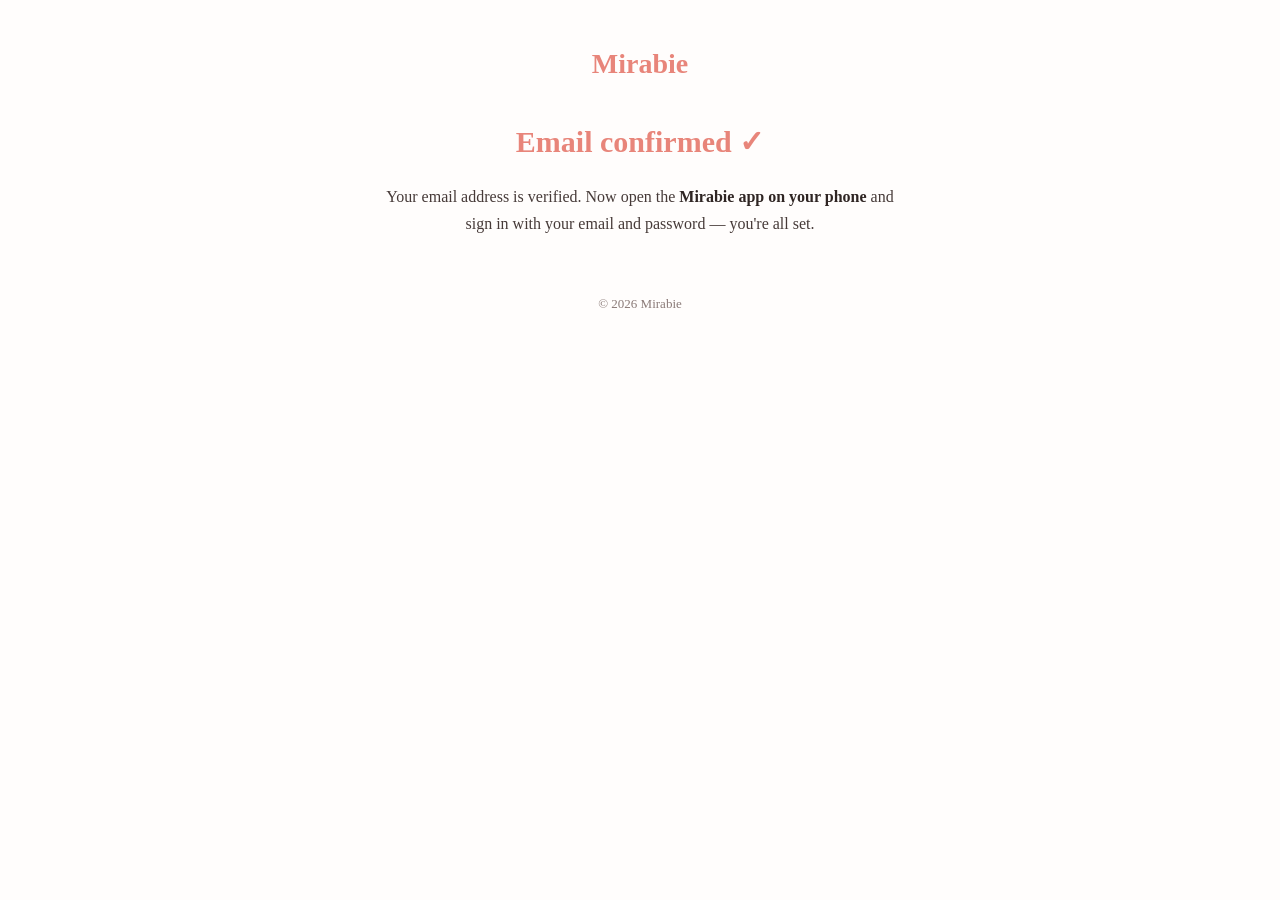
<file: confirmed.html>
<!doctype html>
<html lang="en">
<head>
<meta charset="utf-8">
<meta name="viewport" content="width=device-width, initial-scale=1">
<title>Email confirmed — Mirabie</title>
<link rel="stylesheet" href="style.css">
<style>
  /* Confirmation is a single short message — center it on the page. */
  main { text-align: center; }
  main p { max-width: 32rem; margin-left: auto; margin-right: auto; }
</style>
</head>
<body>
<header><a href="index.html">Mirabie</a></header>
<main>
<h1 id="title">Email confirmed &#10003;</h1>
<p id="mobile-msg" style="display:none">Opening the Mirabie app&hellip;</p>
<p id="mobile-fallback" style="display:none">If the app didn't open automatically, tap the button below.</p>
<p id="desktop-msg" style="display:none">Your email address is verified. Now open the <strong>Mirabie app on your phone</strong> and sign in with your email and password &mdash; you're all set.</p>
<p><a id="open-app" href="mirabie:///" style="display:none;font-weight:700">Open Mirabie</a></p>
<script>
// The Supabase confirm link redirects here with auth tokens in the URL hash.
// On a phone, forward the whole hash into the app's deep link so it can sign
// the user in automatically. On a computer the app link can't open — tell the
// user to continue on their phone instead of leaving them on a blank page.
(function () {
  var appUrl = 'mirabie:///' + (window.location.hash || '');
  var isMobile = /iPhone|iPad|iPod|Android/i.test(navigator.userAgent);
  // "Forgot password" links land here too (type=recovery): same forwarding,
  // different words, and the app then asks for the new password.
  if (/(^|[#&])type=recovery(&|$)/.test(window.location.hash)) {
    document.title = 'Reset your password — Mirabie';
    document.getElementById('title').textContent = 'Reset your password';
    document.getElementById('mobile-msg').textContent = 'Opening the Mirabie app so you can choose a new password\u2026';
    document.getElementById('desktop-msg').innerHTML = 'Password reset links open in the <strong>Mirabie app on your phone</strong>. Open the reset email on your phone and tap the link there. If you already used it here, request a new one: in the app, tap <strong>Forgot password?</strong> on the sign-in screen.';
  }
  if (isMobile) {
    document.getElementById('mobile-msg').style.display = 'block';
    document.getElementById('mobile-fallback').style.display = 'block';
    var btn = document.getElementById('open-app');
    btn.href = appUrl;
    btn.style.display = 'inline-block';
    window.location.href = appUrl;
  } else {
    document.getElementById('desktop-msg').style.display = 'block';
  }
})();
</script>
<footer>© 2026 Mirabie</footer>
</main>
</body>
</html>
</file>
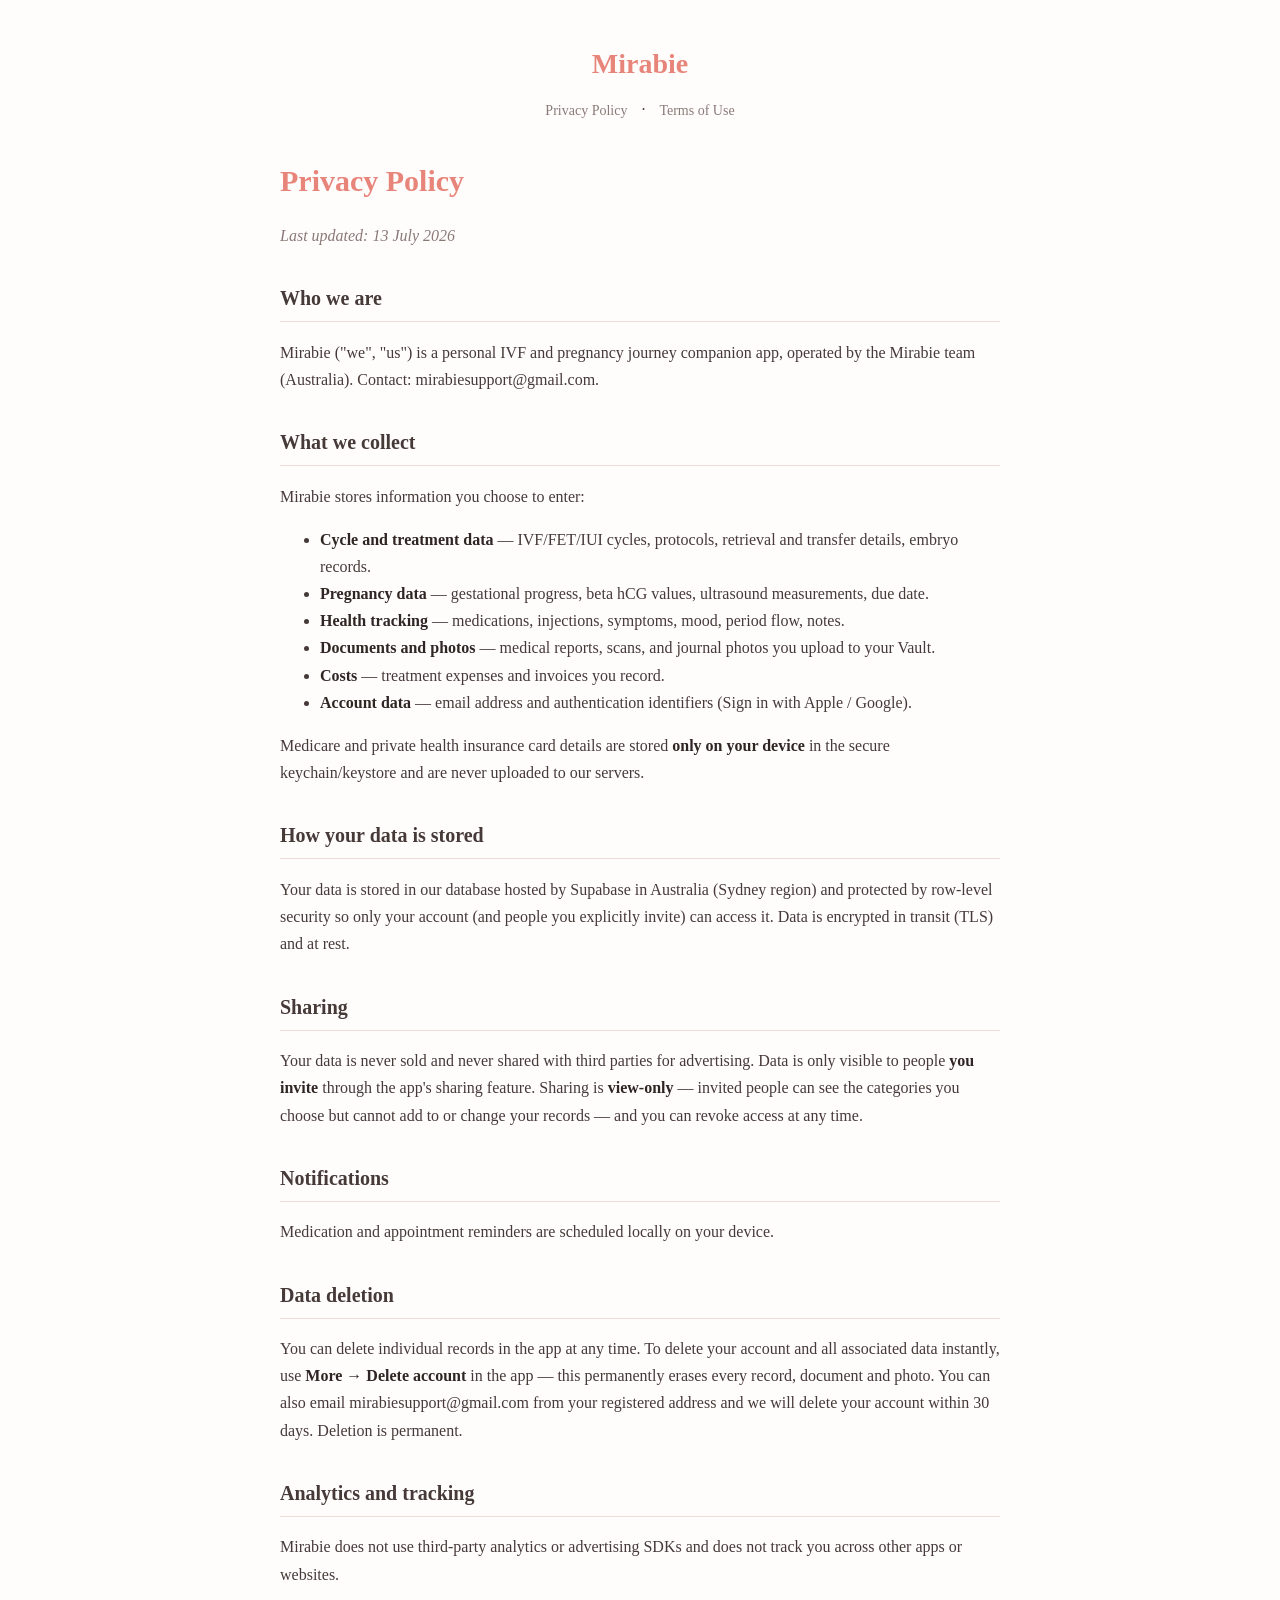
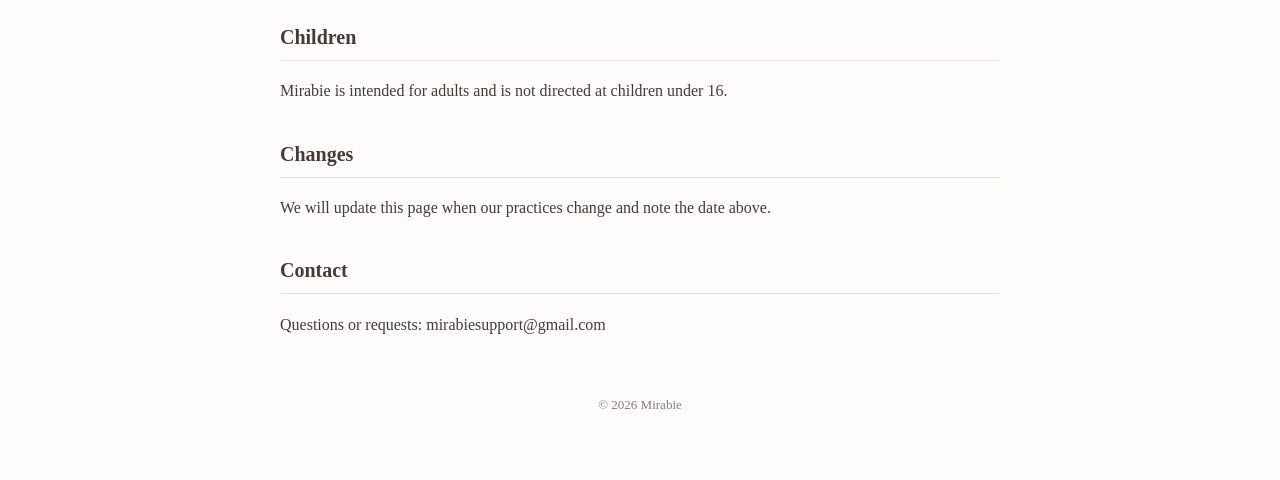
<file: privacy.html>
<!doctype html>
<html lang="en">
<head>
<meta charset="utf-8">
<meta name="viewport" content="width=device-width, initial-scale=1">
<title>Privacy Policy — Mirabie</title>
<link rel="stylesheet" href="style.css">
</head>
<body>
<header><a href="index.html">Mirabie</a></header>
<nav><a href="privacy.html">Privacy Policy</a> · <a href="terms.html">Terms of Use</a></nav>
<main>
<h1>Privacy Policy</h1>
<p class="updated">Last updated: 13 July 2026</p>
<h2>Who we are</h2>
<p>Mirabie ("we", "us") is a personal IVF and pregnancy journey companion app, operated by the Mirabie team (Australia). Contact: mirabiesupport@gmail.com.</p>
<h2>What we collect</h2>
<p>Mirabie stores information you choose to enter:</p>
<ul><li><strong>Cycle and treatment data</strong> — IVF/FET/IUI cycles, protocols, retrieval and transfer details, embryo records.</li><li><strong>Pregnancy data</strong> — gestational progress, beta hCG values, ultrasound measurements, due date.</li><li><strong>Health tracking</strong> — medications, injections, symptoms, mood, period flow, notes.</li><li><strong>Documents and photos</strong> — medical reports, scans, and journal photos you upload to your Vault.</li><li><strong>Costs</strong> — treatment expenses and invoices you record.</li><li><strong>Account data</strong> — email address and authentication identifiers (Sign in with Apple / Google).</li></ul>
<p>Medicare and private health insurance card details are stored <strong>only on your device</strong> in the secure keychain/keystore and are never uploaded to our servers.</p>
<h2>How your data is stored</h2>
<p>Your data is stored in our database hosted by Supabase in Australia (Sydney region) and protected by row-level security so only your account (and people you explicitly invite) can access it. Data is encrypted in transit (TLS) and at rest.</p>
<h2>Sharing</h2>
<p>Your data is never sold and never shared with third parties for advertising. Data is only visible to people <strong>you invite</strong> through the app's sharing feature. Sharing is <strong>view-only</strong> — invited people can see the categories you choose but cannot add to or change your records — and you can revoke access at any time.</p>
<h2>Notifications</h2>
<p>Medication and appointment reminders are scheduled locally on your device.</p>
<h2>Data deletion</h2>
<p>You can delete individual records in the app at any time. To delete your account and all associated data instantly, use <strong>More &rarr; Delete account</strong> in the app &mdash; this permanently erases every record, document and photo. You can also email mirabiesupport@gmail.com from your registered address and we will delete your account within 30 days. Deletion is permanent.</p>
<h2>Analytics and tracking</h2>
<p>Mirabie does not use third-party analytics or advertising SDKs and does not track you across other apps or websites.</p>
<h2>Children</h2>
<p>Mirabie is intended for adults and is not directed at children under 16.</p>
<h2>Changes</h2>
<p>We will update this page when our practices change and note the date above.</p>
<h2>Contact</h2>
<p>Questions or requests: mirabiesupport@gmail.com</p>
<footer>© 2026 Mirabie</footer>
</main>
</body>
</html>
</file>
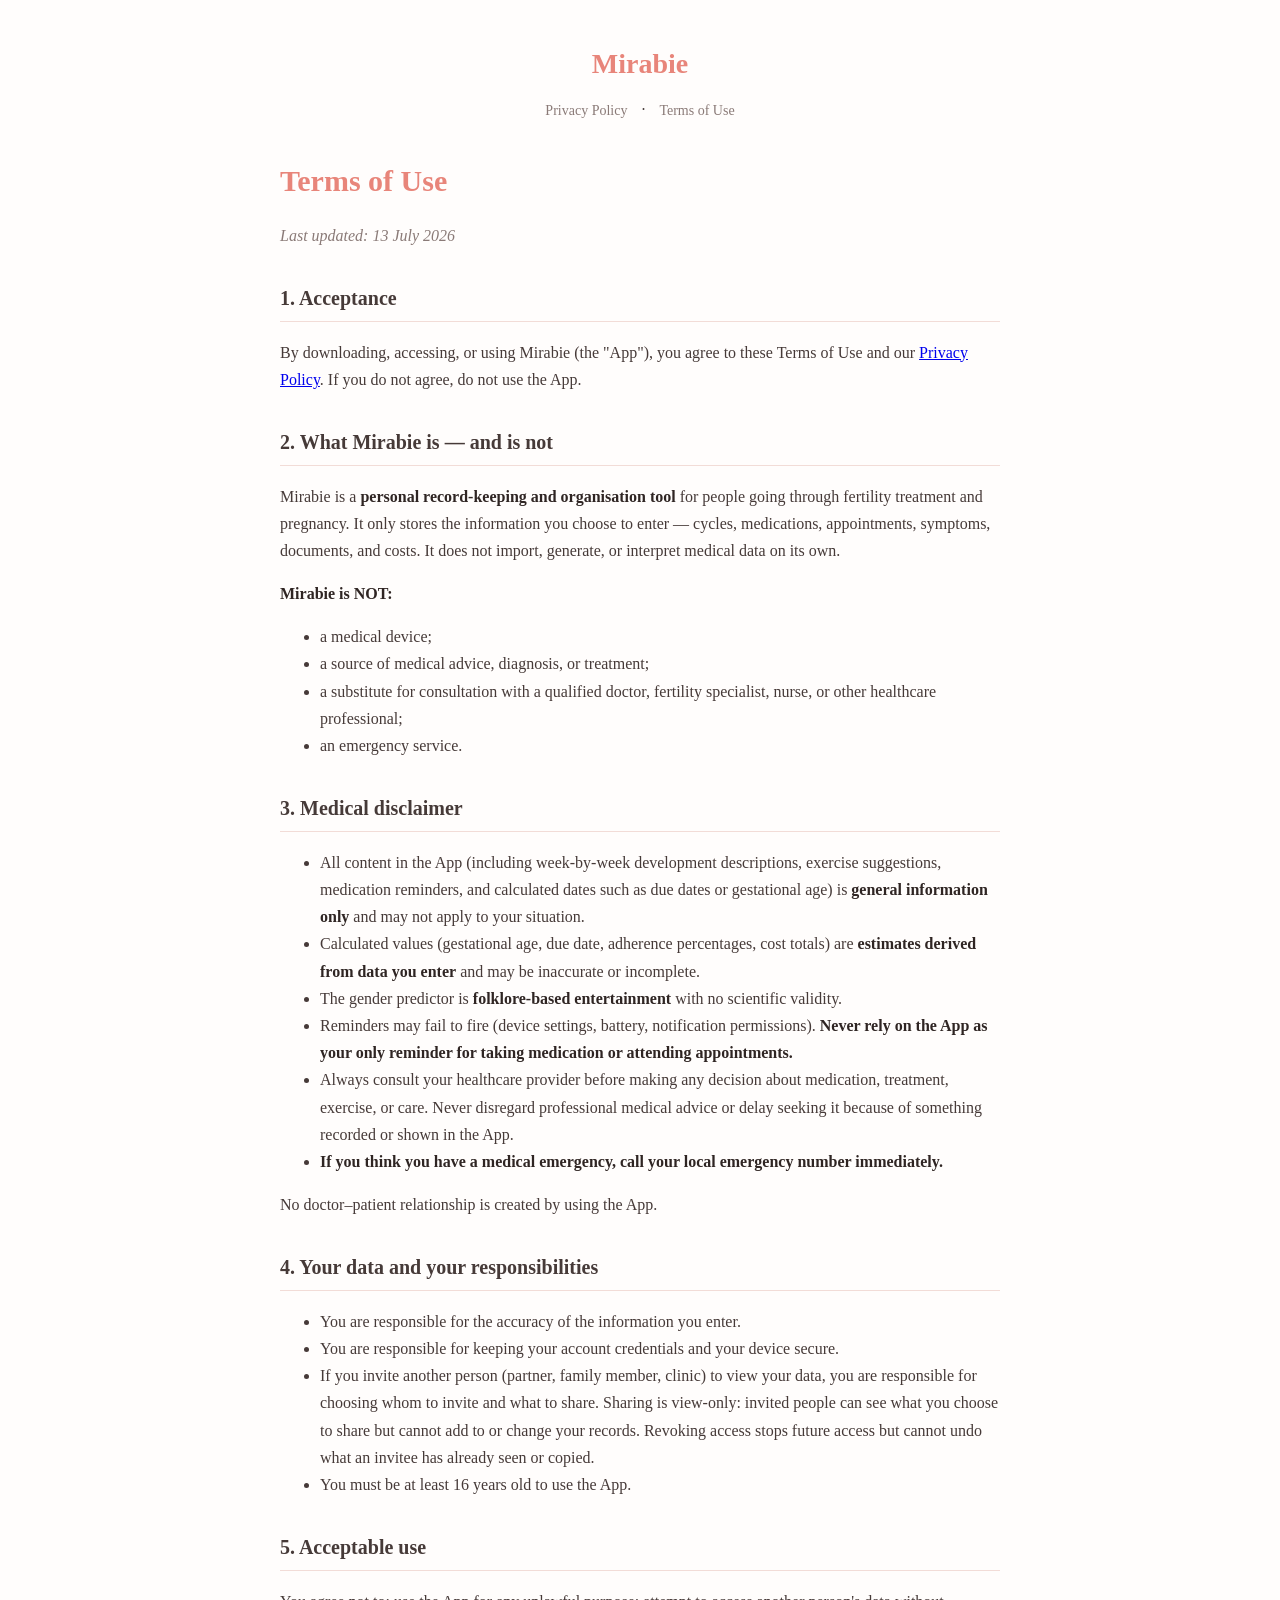
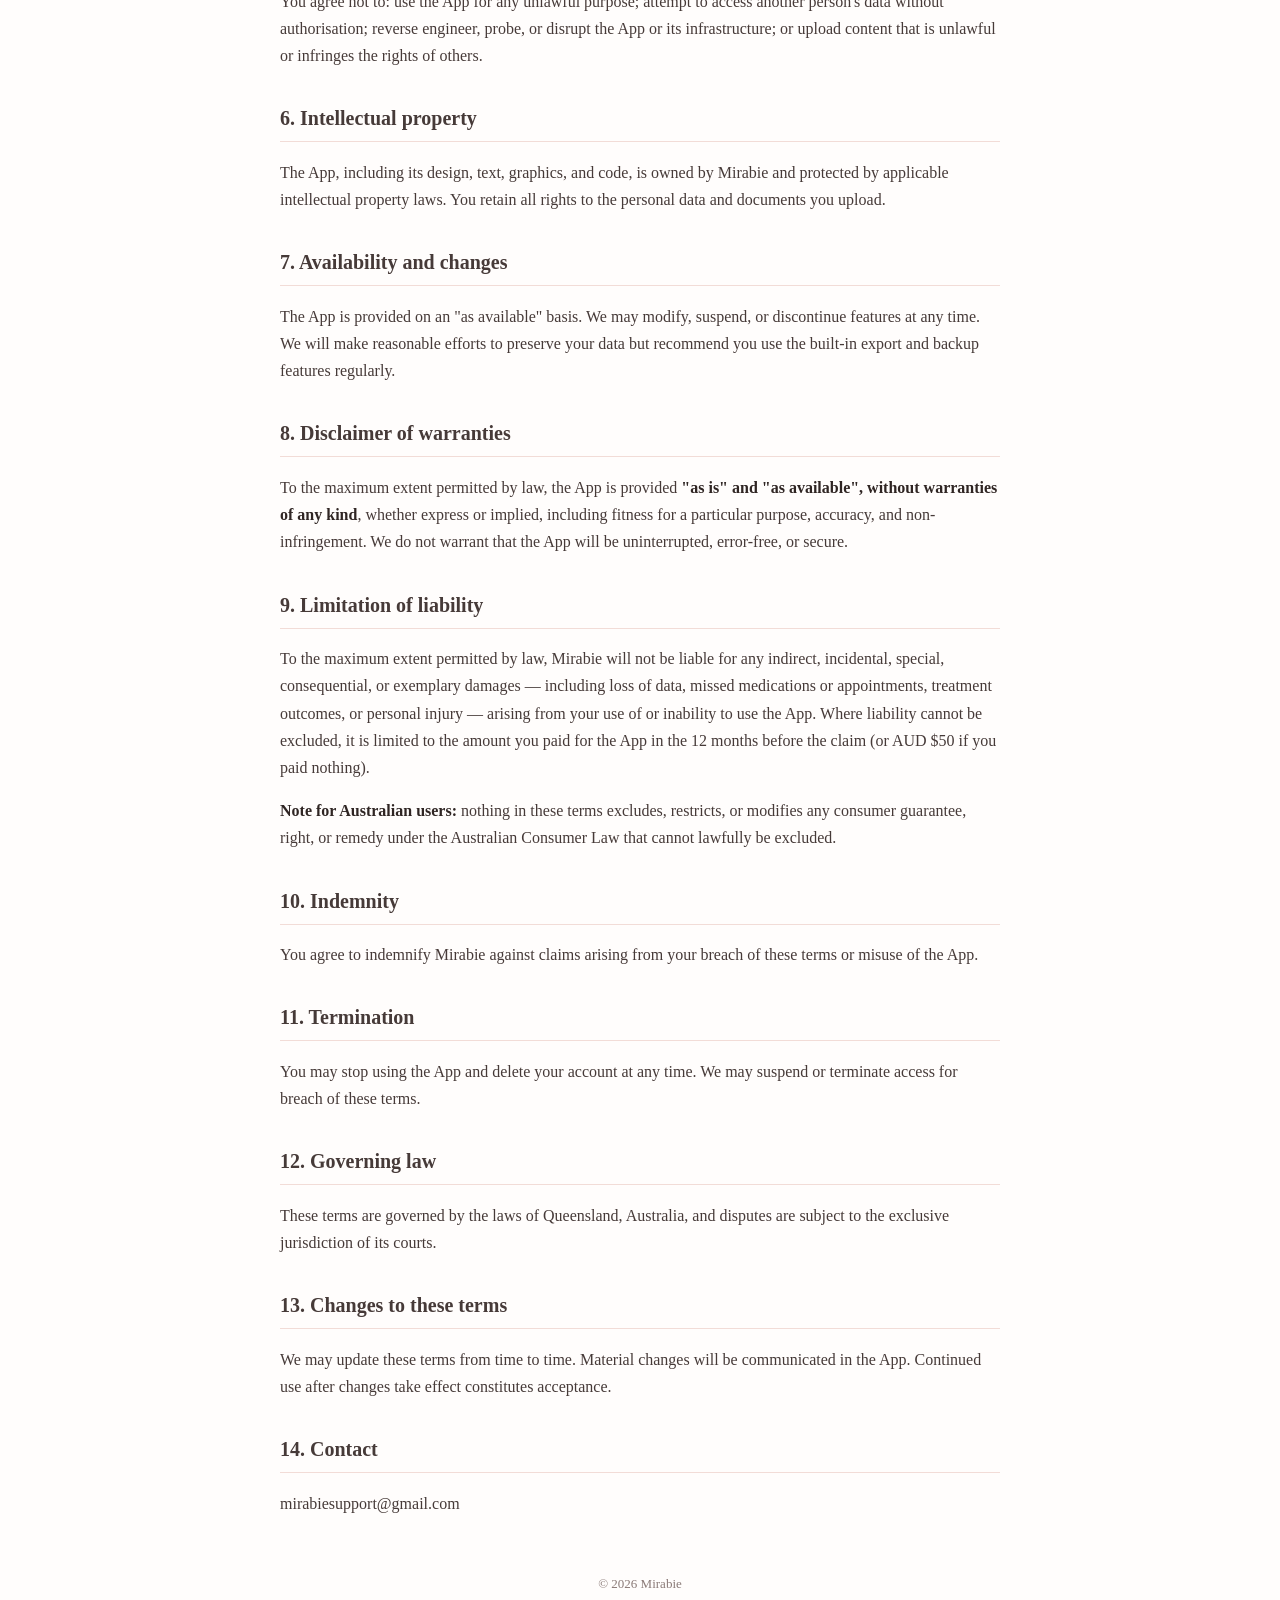
<file: terms.html>
<!doctype html>
<html lang="en">
<head>
<meta charset="utf-8">
<meta name="viewport" content="width=device-width, initial-scale=1">
<title>Terms of Use — Mirabie</title>
<link rel="stylesheet" href="style.css">
</head>
<body>
<header><a href="index.html">Mirabie</a></header>
<nav><a href="privacy.html">Privacy Policy</a> · <a href="terms.html">Terms of Use</a></nav>
<main>
<h1>Terms of Use</h1>
<p class="updated">Last updated: 13 July 2026</p>
<h2>1. Acceptance</h2>
<p>By downloading, accessing, or using Mirabie (the "App"), you agree to these Terms of Use and our <a href="privacy-policy.html">Privacy Policy</a>. If you do not agree, do not use the App.</p>
<h2>2. What Mirabie is — and is not</h2>
<p>Mirabie is a <strong>personal record-keeping and organisation tool</strong> for people going through fertility treatment and pregnancy. It only stores the information you choose to enter — cycles, medications, appointments, symptoms, documents, and costs. It does not import, generate, or interpret medical data on its own.</p>
<p><strong>Mirabie is NOT:</strong></p>
<ul><li>a medical device;</li><li>a source of medical advice, diagnosis, or treatment;</li><li>a substitute for consultation with a qualified doctor, fertility specialist, nurse, or other healthcare professional;</li><li>an emergency service.</li></ul>
<h2>3. Medical disclaimer</h2>
<ul><li>All content in the App (including week-by-week development descriptions, exercise suggestions, medication reminders, and calculated dates such as due dates or gestational age) is <strong>general information only</strong> and may not apply to your situation.</li><li>Calculated values (gestational age, due date, adherence percentages, cost totals) are <strong>estimates derived from data you enter</strong> and may be inaccurate or incomplete.</li><li>The gender predictor is <strong>folklore-based entertainment</strong> with no scientific validity.</li><li>Reminders may fail to fire (device settings, battery, notification permissions). <strong>Never rely on the App as your only reminder for taking medication or attending appointments.</strong></li><li>Always consult your healthcare provider before making any decision about medication, treatment, exercise, or care. Never disregard professional medical advice or delay seeking it because of something recorded or shown in the App.</li><li><strong>If you think you have a medical emergency, call your local emergency number immediately.</strong></li></ul>
<p>No doctor–patient relationship is created by using the App.</p>
<h2>4. Your data and your responsibilities</h2>
<ul><li>You are responsible for the accuracy of the information you enter.</li><li>You are responsible for keeping your account credentials and your device secure.</li><li>If you invite another person (partner, family member, clinic) to view your data, you are responsible for choosing whom to invite and what to share. Sharing is view-only: invited people can see what you choose to share but cannot add to or change your records. Revoking access stops future access but cannot undo what an invitee has already seen or copied.</li><li>You must be at least 16 years old to use the App.</li></ul>
<h2>5. Acceptable use</h2>
<p>You agree not to: use the App for any unlawful purpose; attempt to access another person's data without authorisation; reverse engineer, probe, or disrupt the App or its infrastructure; or upload content that is unlawful or infringes the rights of others.</p>
<h2>6. Intellectual property</h2>
<p>The App, including its design, text, graphics, and code, is owned by Mirabie and protected by applicable intellectual property laws. You retain all rights to the personal data and documents you upload.</p>
<h2>7. Availability and changes</h2>
<p>The App is provided on an "as available" basis. We may modify, suspend, or discontinue features at any time. We will make reasonable efforts to preserve your data but recommend you use the built-in export and backup features regularly.</p>
<h2>8. Disclaimer of warranties</h2>
<p>To the maximum extent permitted by law, the App is provided <strong>"as is" and "as available", without warranties of any kind</strong>, whether express or implied, including fitness for a particular purpose, accuracy, and non-infringement. We do not warrant that the App will be uninterrupted, error-free, or secure.</p>
<h2>9. Limitation of liability</h2>
<p>To the maximum extent permitted by law, Mirabie will not be liable for any indirect, incidental, special, consequential, or exemplary damages — including loss of data, missed medications or appointments, treatment outcomes, or personal injury — arising from your use of or inability to use the App. Where liability cannot be excluded, it is limited to the amount you paid for the App in the 12 months before the claim (or AUD $50 if you paid nothing).</p>
<p><strong>Note for Australian users:</strong> nothing in these terms excludes, restricts, or modifies any consumer guarantee, right, or remedy under the Australian Consumer Law that cannot lawfully be excluded.</p>
<h2>10. Indemnity</h2>
<p>You agree to indemnify Mirabie against claims arising from your breach of these terms or misuse of the App.</p>
<h2>11. Termination</h2>
<p>You may stop using the App and delete your account at any time. We may suspend or terminate access for breach of these terms.</p>
<h2>12. Governing law</h2>
<p>These terms are governed by the laws of Queensland, Australia, and disputes are subject to the exclusive jurisdiction of its courts.</p>
<h2>13. Changes to these terms</h2>
<p>We may update these terms from time to time. Material changes will be communicated in the App. Continued use after changes take effect constitutes acceptance.</p>
<h2>14. Contact</h2>
<p>mirabiesupport@gmail.com</p>
<footer>© 2026 Mirabie</footer>
</main>
</body>
</html>
</file>
<file: style.css>
:root { --accent: #E8857A; --ink: #463a38; --muted: #8a7a77; }
* { box-sizing: border-box; }
body {
  margin: 0; padding: 0 16px 64px;
  font-family: Georgia, 'Times New Roman', serif;
  color: var(--ink); background: #fffdfc; line-height: 1.7;
}
main { max-width: 720px; margin: 0 auto; }
header { text-align: center; padding: 40px 0 8px; }
header a { color: var(--accent); text-decoration: none; font-size: 28px; font-weight: bold; }
nav { text-align: center; margin-bottom: 32px; }
nav a { color: var(--muted); margin: 0 10px; text-decoration: none; font-size: 14px; }
nav a:hover { color: var(--accent); }
h1 { color: var(--accent); font-size: 30px; margin-bottom: 4px; }
h2 { font-size: 20px; margin-top: 32px; border-bottom: 1px solid #f2dcd7; padding-bottom: 6px; }
.updated { color: var(--muted); font-style: italic; margin-bottom: 24px; }
blockquote { background: #fdf1ee; border-left: 4px solid var(--accent); margin: 16px 0; padding: 12px 16px; border-radius: 0 8px 8px 0; }
footer { text-align: center; color: var(--muted); font-size: 13px; margin-top: 56px; }
strong { color: #2f2523; }
</file>
